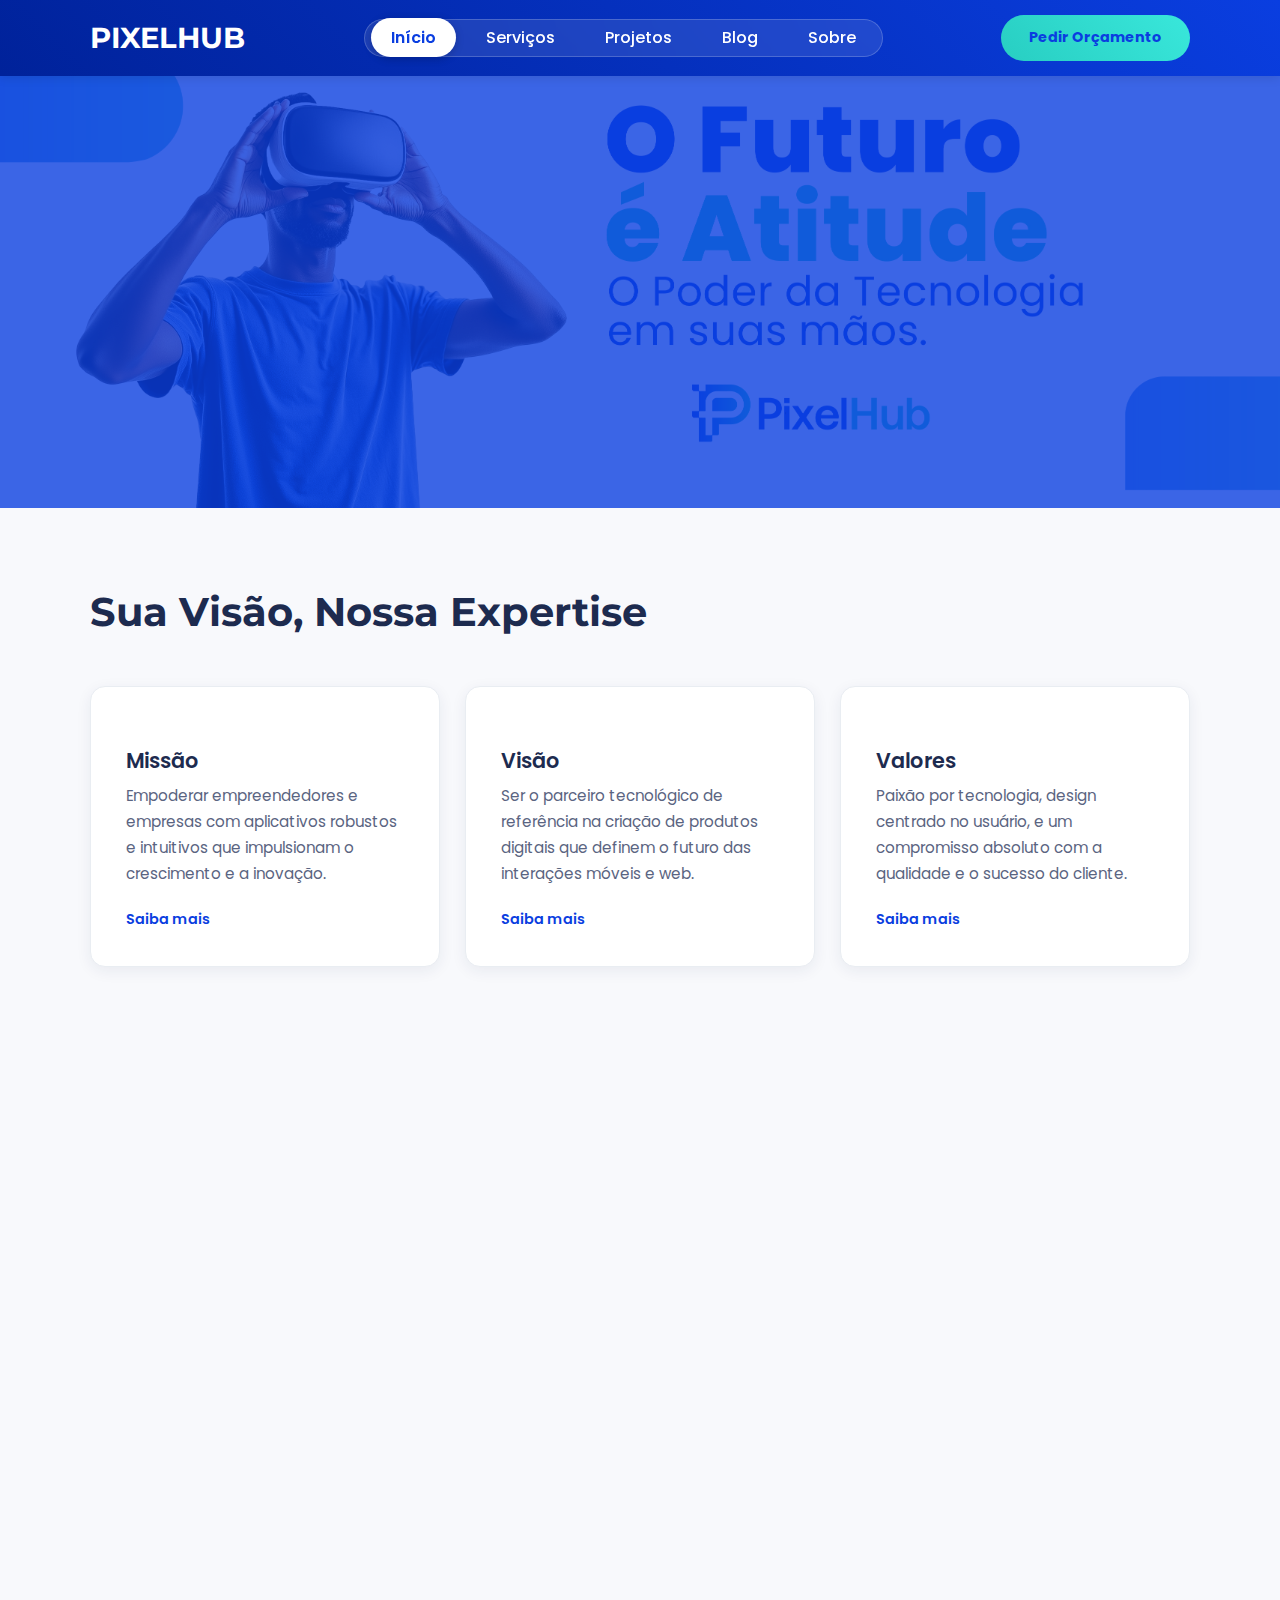
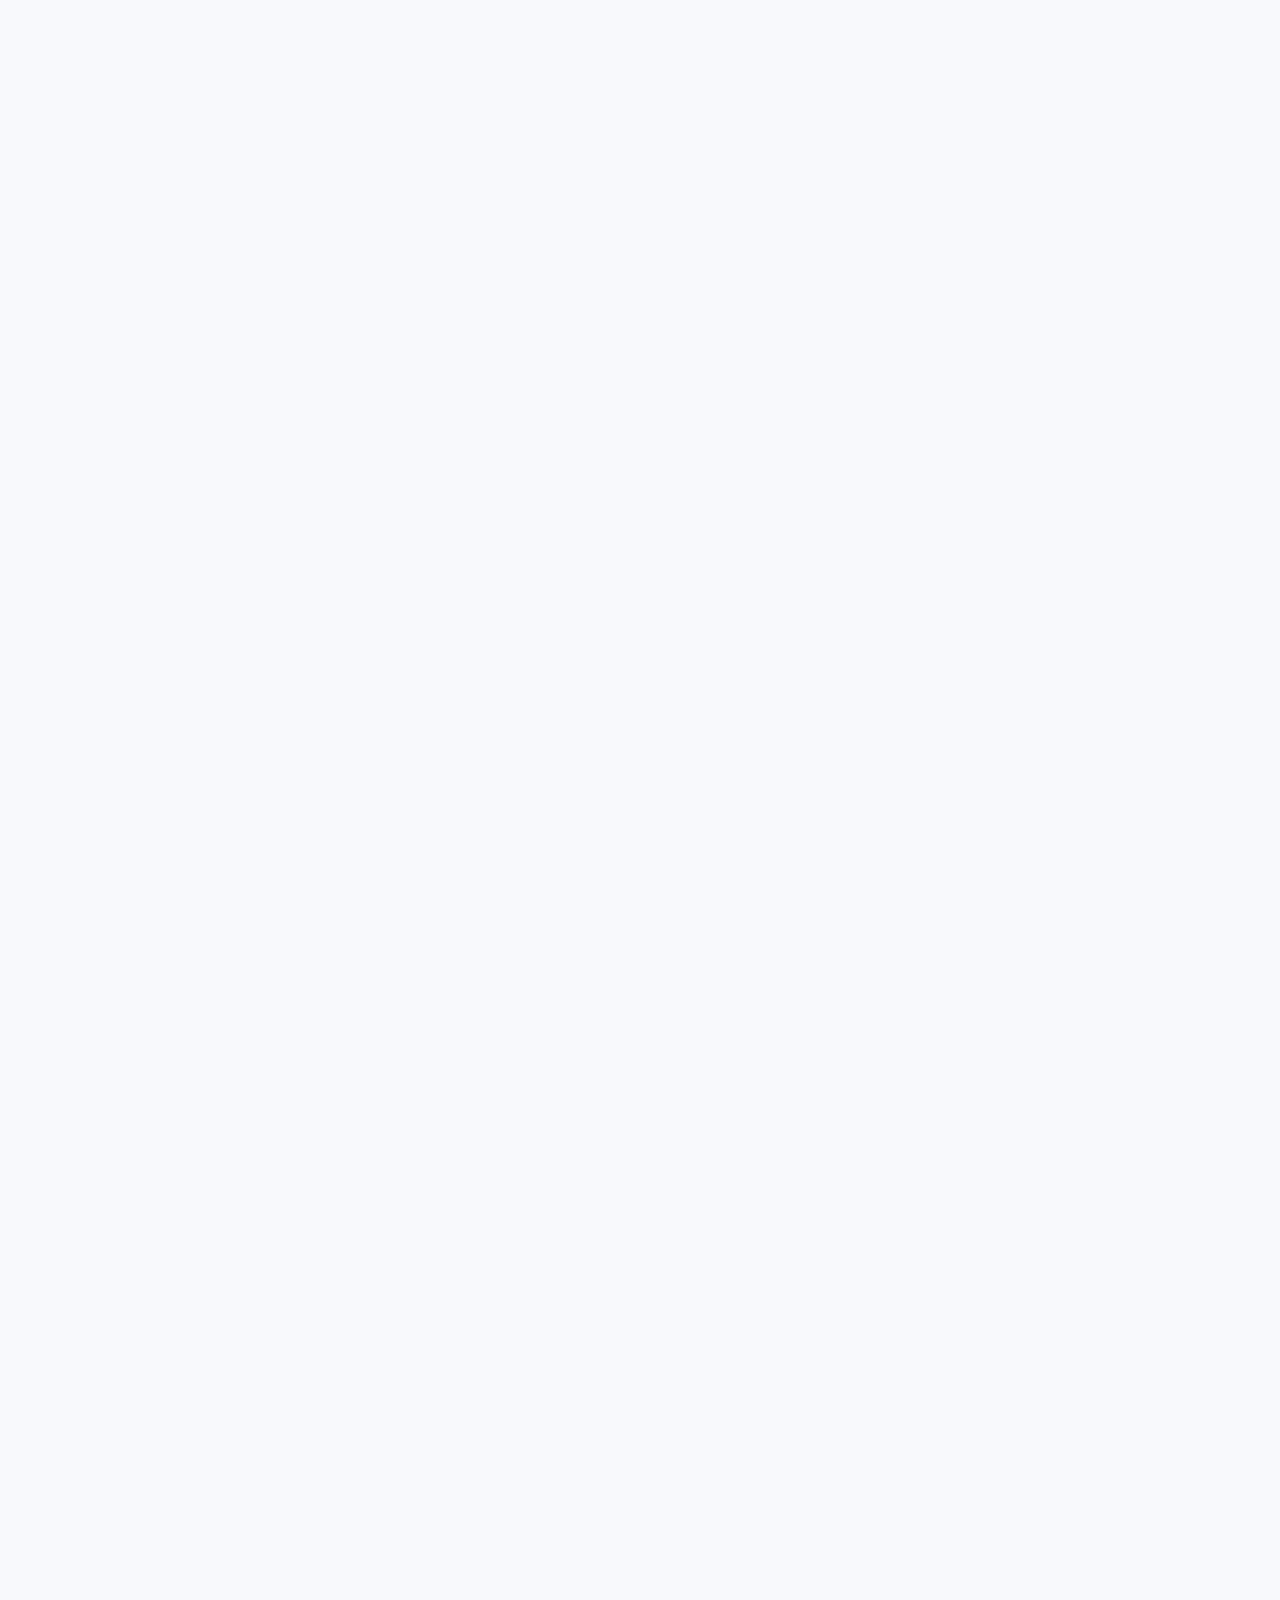
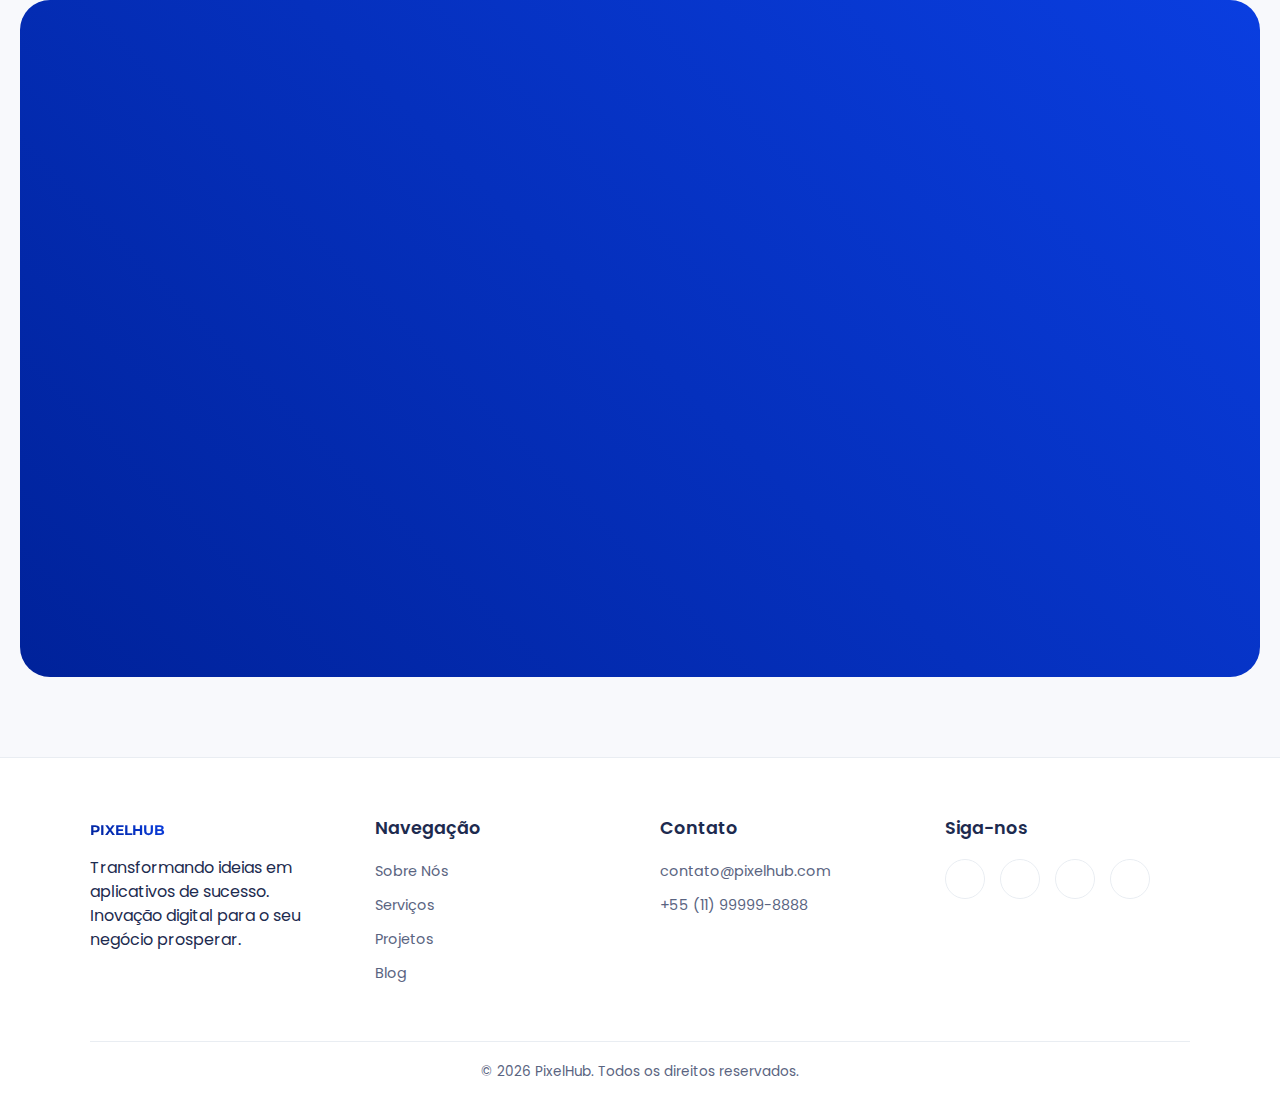
<file: index.html>
<!DOCTYPE html>
<html lang="pt-BR" data-theme="light">
<head>
    <meta charset="UTF-8">
    <meta name="viewport" content="width=device-width, initial-scale=1.0">
    <title>PixelHub - Criamos Aplicativos que Impulsionam Negócios</title>

    <!-- Google Fonts (Poppins e Montserrat) -->
    <link rel="preconnect" href="https://fonts.googleapis.com">
    <link rel="preconnect" href="https://fonts.gstatic.com" crossorigin>
    <link href="https://fonts.googleapis.com/css2?family=Montserrat:wght@700&family=Poppins:wght@400;500;600;700&display=swap" rel="stylesheet">

    <!-- Font Awesome -->
    <link rel="stylesheet" href="https://cdnjs.cloudflare.com/ajax/libs/font-awesome/6.5.2/css/all.min.css" integrity="sha512-SnH5WK+bZxgPHs44uWIX+LLJAJ9/2PkPKZ5QiAj6Ta86w+fsb2TkcmfRyVX3pBnMFcV7oQPJkl9QevSCWr3W6A==" crossorigin="anonymous" referrerpolicy="no-referrer" />
    
    <!-- Bootstrap 5 (CSS para Carrosséis) -->
    <link href="https://cdn.jsdelivr.net/npm/bootstrap@5.3.3/dist/css/bootstrap.min.css" rel="stylesheet" integrity="sha384-QWTKZyjpPEjISv5WaRU9OFeRpok6YctnYmDr5pNlyT2bRjXh0JMhjY6hW+ALEwIH" crossorigin="anonymous">

    <!-- Nosso CSS VIVO e ANIMADO -->
    <link rel="stylesheet" href="css/estilos.css">
    <link rel="stylesheet" href="css/blog.css">
    
    <link rel="icon" href="assets/img/choice-ia.jpg" type="image/jpg">
</head>
<body>
    <!-- Efeito de Transição de Página -->
    <div id="page-transition-effect" class="page-transition"></div>

    <div class="pixelhub-site-wrapper">
        
        <!-- ======================= CABEÇALHO ======================= -->
        <header class="pixelhub-header">
            <div class="pixelhub-container">
                <a href="index.html" class="pixelhub-header__logo">PIXELHUB</a>
                
                <nav class="pixelhub-header__nav" id="main-nav">
                    <ul>
                        <li><a href="index.html">Início</a></li>
                        <li><a href="servicos-detalhe.html">Serviços</a></li>
                        <li><a href="projetos.html">Projetos</a></li>
                        <li><a href="blog.html">Blog</a></li>
                        <li><a href="sobre.html">Sobre</a></li>
                    </ul>
                </nav>

                <div class="pixelhub-header__actions">
                    <a href="#contato" class="pixelhub-btn pixelhub-btn--quote">Pedir Orçamento</a>
                    <button class="pixelhub-header__menu-toggle" id="menu-toggle" aria-label="Abrir menu" aria-expanded="false">
                        <i class="fas fa-bars"></i>
                    </button>
                </div>
            </div>
        </header>

        <main>
           <!-- ======================= SEÇÃO HERO (COM SLIDE DE FUNDO) ======================= -->
            <section class="pixelhub-hero">
                <div class="hero-background-slider">
                    <div class="hero-background-slider__slide active" style="background-image: url('assets/img/hero-bg-1.jpg');"></div>
                    <div class="hero-background-slider__slide" style="background-image: url('assets/img/hero-bg-1.jpg');"></div>
                    <div class="hero-background-slider__slide" style="background-image: url('assets/img/hero-bg-1.jpg');"></div>
                </div>
                <div class="hero-overlay"></div>

                <div class="pixelhub-container pixelhub-hero__container">
                    <h1 class="pixelhub-hero__title animate-on-load">O FUTURO É DIGITAL, NÓS CRIAMOS ELE</h1>
                    <p class="pixelhub-hero__subtitle animate-on-load" style="--delay: 0.2s;">Somos especialistas em criar resultados para o seu negócio.</p>
                    <div class="pixelhub-hero__actions animate-on-load" style="--delay: 0.4s;">
                        <a href="#contato" class="pixelhub-btn pixelhub-btn--primary">Comece Seu Projeto</a>
                        <a href="#servicos" class="pixelhub-btn pixelhub-btn--secondary">Nossos Serviços</a>
                    </div>
                </div>
            </section>

            <!-- ======================= SEÇÃO QUEM SOMOS ======================= -->
            <section class="pixelhub-section" id="sobre">
                <div class="pixelhub-container">
                    <h2 class="pixelhub-section__title animate-on-scroll">Sua Visão, Nossa Expertise</h2>
                    <div class="pixelhub-card-grid animate-on-scroll" data-stagger-container>
                        <div class="pixelhub-card" data-stagger-child>
                            <i class="fas fa-flag pixelhub-card__icon"></i>
                            <h3 class="pixelhub-card__title">Missão</h3>
                            <p class="pixelhub-card__text">Empoderar empreendedores e empresas com aplicativos robustos e intuitivos que impulsionam o crescimento e a inovação.</p>
                            <a href="sobre.html" class="pixelhub-card__more-info-btn">Saiba mais <i class="fas fa-arrow-right"></i></a>
                        </div>
                        <div class="pixelhub-card" data-stagger-child>
                            <i class="fas fa-eye pixelhub-card__icon"></i>
                            <h3 class="pixelhub-card__title">Visão</h3>
                            <p class="pixelhub-card__text">Ser o parceiro tecnológico de referência na criação de produtos digitais que definem o futuro das interações móveis e web.</p>
                            <a href="sobre.html" class="pixelhub-card__more-info-btn">Saiba mais <i class="fas fa-arrow-right"></i></a>
                        </div>
                        <div class="pixelhub-card" data-stagger-child>
                            <i class="fas fa-users-rays pixelhub-card__icon"></i>
                            <h3 class="pixelhub-card__title">Valores</h3>
                            <p class="pixelhub-card__text">Paixão por tecnologia, design centrado no usuário, e um compromisso absoluto com a qualidade e o sucesso do cliente.</p>
                            <a href="sobre.html" class="pixelhub-card__more-info-btn">Saiba mais <i class="fas fa-arrow-right"></i></a>
                        </div>
                    </div>
                </div>
            </section>

            <!-- ======================= SEÇÃO NOSSOS SERVIÇOS ======================= -->
            <section class="pixelhub-section" id="servicos">
                <div class="pixelhub-container">
                    <h2 class="pixelhub-section__title animate-on-scroll">Nosso Processo de Criação de Apps</h2>
                    <div class="pixelhub-card-grid animate-on-scroll" data-stagger-container>
                        <div class="pixelhub-card" data-stagger-child>
                            <i class="fas fa-lightbulb pixelhub-card__icon"></i>
                            <h3 class="pixelhub-card__title">1. Estratégia e Validação</h3>
                            <p class="pixelhub-card__text">Mapeamos sua ideia, definimos o público-alvo e validamos o modelo de negócio para garantir um produto com potencial de mercado.</p>
                             <a href="servicos-detalhe.html" class="pixelhub-card__more-info-btn">Ver detalhes <i class="fas fa-arrow-right"></i></a>
                        </div>
                        <div class="pixelhub-card" data-stagger-child>
                            <i class="fas fa-drafting-compass pixelhub-card__icon"></i>
                            <h3 class="pixelhub-card__title">2. Design UI/UX intuitivos</h3>
                            <p class="pixelhub-card__text">Criamos interfaces intuitivas e visualmente atraentes, focadas em proporcionar a melhor experiência para o usuário final.</p>
                             <a href="servicos-detalhe.html" class="pixelhub-card__more-info-btn">Ver detalhes <i class="fas fa-arrow-right"></i></a>
                        </div>
                        <div class="pixelhub-card" data-stagger-child>
                            <i class="fas fa-code pixelhub-card__icon"></i>
                            <h3 class="pixelhub-card__title">3. Laboratorio e Testes</h3>
                            <p class="pixelhub-card__text">Codificamos seu aplicativo com as tecnologias mais modernas e realizamos testes rigorosos para garantir performance e segurança.</p>
                             <a href="servicos-detalhe.html" class="pixelhub-card__more-info-btn">Ver detalhes <i class="fas fa-arrow-right"></i></a>
                        </div>
                    </div>
                </div>
            </section>
            
            <!-- ======================= SEÇÃO NOSSOS CLIENTES (CARROSSEL) ======================= -->
            <section class="pixelhub-section pixelhub-section--primary-bg animate-on-scroll" id="clientes">
                <div class="pixelhub-container">
                    <h2 class="pixelhub-section__title pixelhub-section__title--light">Projetos que Transformaram Negócios</h2>
                    <div id="clientCarousel" class="carousel slide" data-bs-ride="carousel">
                        <div class="carousel-inner">
                            <div class="carousel-item active">
                                <div class="client-testimonial-slide">
                                    <img src="assets/img/choice-personalizacao.jpg" alt="Case de cliente Fintech">
                                    <div class="client-testimonial-content">
                                        <h4>Startup Fintech Inovadora</h4>
                                        <p>"A PixelHub transformou nossa visão em um aplicativo robusto e intuitivo. O processo foi colaborativo e os resultados superaram nossas expectativas. Nossa base de usuários cresceu 300% em 6 meses."</p>
                                        <a href="projetos.html" class="pixelhub-btn pixelhub-btn--primary">Ver Case Completo</a>
                                    </div>
                                </div>
                            </div>
                            <div class="carousel-item">
                                <div class="client-testimonial-slide">
                                    <img src="assets/img/choice-personalizacao.jpg" alt="Case de cliente Healthtech">
                                    <div class="client-testimonial-content">
                                        <h4>Plataforma de Saúde e Bem-estar</h4>
                                        <p>"O aplicativo desenvolvido pela PixelHub conectou pacientes e médicos de forma revolucionária. A usabilidade e a segurança dos dados foram os pontos altos do projeto. Altamente recomendados!"</p>
                                        <a href="projetos.html" class="pixelhub-btn pixelhub-btn--primary">Ver Case Completo</a>
                                    </div>
                                </div>
                            </div>
                            <div class="carousel-item">
                                <div class="client-testimonial-slide">
                                    <img src="assets/img/choice-personalizacao.jpg" alt="Case de cliente Delivery">
                                    <div class="client-testimonial-content">
                                        <h4>App de Delivery Local</h4>
                                        <p>"Com o novo app, otimizamos toda a nossa operação logística e triplicamos o número de pedidos. A equipe da PixelHub foi essencial para nosso crescimento exponencial no mercado local."</p>
                                        <a href="projetos.html" class="pixelhub-btn pixelhub-btn--primary">Ver Case Completo</a>
                                    </div>
                                </div>
                            </div>
                        </div>
                        <button class="carousel-control-prev" type="button" data-bs-target="#clientCarousel" data-bs-slide="prev">
                            <span class="carousel-control-prev-icon" aria-hidden="true"></span>
                            <span class="visually-hidden">Anterior</span>
                        </button>
                        <button class="carousel-control-next" type="button" data-bs-target="#clientCarousel" data-bs-slide="next">
                            <span class="carousel-control-next-icon" aria-hidden="true"></span>
                            <span class="visually-hidden">Próximo</span>
                        </button>
                    </div>
                </div>
            </section>
            
            <!-- ======================= SEÇÃO POR QUE ESCOLHER (CONTEÚDO ALTERADO) ======================= -->
            <section class="pixelhub-section" id="porque-escolher">
                <div class="pixelhub-container">
                    <h2 class="pixelhub-section__title animate-on-scroll" style="text-align: center;">Por Que Escolher a PIXELHUB</h2>
                    <div class="choice-grid-2x2 animate-on-scroll" data-stagger-container>
                        <div class="choice-card" data-stagger-child>
                            <div class="choice-card__icon-wrapper">
                                <i class="fas fa-cogs choice-card__icon"></i>
                            </div>
                            <h3 class="choice-card__title">Tecnologia de Ponta</h3>
                            <p class="choice-card__text">Usamos as stacks de desenvolvimento mais modernas e escaláveis para garantir que seu aplicativo seja rápido, seguro e pronto para o futuro.</p>
                        </div>
                        <div class="choice-card" data-stagger-child>
                            <div class="choice-card__icon-wrapper">
                                <i class="fas fa-bullseye choice-card__icon"></i>
                            </div>
                            <h3 class="choice-card__title">Foco Total no Seu Sucesso</h3>
                            <p class="choice-card__text">Não somos apenas desenvolvedores, somos seus parceiros. Nosso sucesso está diretamente ligado ao sucesso do seu aplicativo no mercado.</p>
                        </div>
                        <div class="choice-card" data-stagger-child>
                            <div class="choice-card__icon-wrapper">
                                <i class="fas fa-users choice-card__icon"></i>
                            </div>
                            <h3 class="choice-card__title">Equipe Especializada</h3>
                            <p class="choice-card__text">Nossa equipe multidisciplinar de designers, desenvolvedores e estrategistas trabalha em sinergia para entregar um produto de excelência.</p>
                        </div>
                        <div class="choice-card" data-stagger-child>
                            <div class="choice-card__icon-wrapper">
                                <i class="fas fa-project-diagram choice-card__icon"></i>
                            </div>
                            <h3 class="choice-card__title">Processo Transparente</h3>
                            <p class="choice-card__text">Com metodologia ágil, você acompanha cada etapa do desenvolvimento, participa das decisões e vê seu projeto evoluir semana a semana.</p>
                        </div>
                    </div>
                </div>
            </section>

            <!-- ======================= SEÇÃO NOSSOS CLIENTES (CARROSSEL) ======================= -->
            <section class="pixelhub-section pixelhub-section--primary-bg" id="social-connect">
                <div class="pixelhub-container text-center animate-on-scroll">
                    <h2 class="pixelhub-section__title pixelhub-section__title--light">Nossos Projectos em Destaques</h2>
                        <div id="pixelhubCarousel" class="carousel slide" data-bs-ride="carousel">
                            <div class="carousel-indicators">
                                <button type="button" data-bs-target="#pixelhubCarousel" data-bs-slide-to="0" class="active" aria-current="true" aria-label="Slide 1"></button>
                                <button type="button" data-bs-target="#pixelhubCarousel" data-bs-slide-to="1" aria-label="Slide 2"></button>
                                <button type="button" data-bs-target="#pixelhubCarousel" data-bs-slide-to="2" aria-label="Slide 3"></button>
                            </div>
                            <div class="carousel-inner">
                                <div class="carousel-item active"><img src="assets/img/slide (1).jpg" class="d-block w-100" alt="Exemplo de projeto web"></div>
                                <div class="carousel-item"><img src="assets/img/hero-bg-1.jpg" class="d-block w-100" alt="Exemplo de campanha de marketing"></div>
                                <div class="carousel-item"><img src="assets/img/hero-bg-1.jpg" class="d-block w-100" alt="Exemplo de branding"></div>
                            </div>
                            <button class="carousel-control-prev" type="button" data-bs-target="#pixelhubCarousel" data-bs-slide="prev">
                                <span class="carousel-control-prev-icon" aria-hidden="true"></span>
                                <span class="visually-hidden">Anterior</span>
                            </button>
                            <button class="carousel-control-next" type="button" data-bs-target="#pixelhubCarousel" data-bs-slide="next">
                                <span class="carousel-control-next-icon" aria-hidden="true"></span>
                                <span class="visually-hidden">Próximo</span>
                            </button>
                        </div>
                    </div>
                </section>
            </main>
        
        <!-- ======================= RODAPÉ (Reutilizado) ======================= -->
        <footer class="pixelhub-footer">
            <div class="pixelhub-container">
                <div class="pixelhub-footer-grid">
                    <div class="pixelhub-footer-col">
                        <a href="index.html" class="pixelhub-footer__logo">PIXELHUB</a>
                        <p class="pixelhub-footer__tagline">Transformando ideias em aplicativos de sucesso. Inovação digital para o seu negócio prosperar.</p>
                    </div>
                    <div class="pixelhub-footer-col">
                        <h4>Navegação</h4>
                        <ul>
                            <li><a href="sobre.html">Sobre Nós</a></li>
                            <li><a href="servicos-detalhe.html">Serviços</a></li>
                            <li><a href="projetos.html">Projetos</a></li>
                            <li><a href="blog.html">Blog</a></li>
                        </ul>
                    </div>
                    <div class="pixelhub-footer-col">
                        <h4>Contato</h4>
                        <ul>
                            <li><a href="mailto:contato@pixelhub.com"><i class="fas fa-envelope"></i> contato@pixelhub.com</a></li>
                            <li><a href="tel:+5511999998888"><i class="fas fa-phone"></i> +55 (11) 99999-8888</a></li>
                        </ul>
                    </div>
                    <div class="pixelhub-footer-col">
                        <h4>Siga-nos</h4>
                        <div class="pixelhub-footer-socials">
                    <a href="https://wa.me/5511999998888" target="_blank" aria-label="WhatsApp" class="social-icon whatsapp"><i class="fab fa-whatsapp"></i></a>
                    <a href="#" target="_blank" aria-label="LinkedIn" class="social-icon linkedin"><i class="fab fa-linkedin-in"></i></a>
                    <a href="#" target="_blank" aria-label="Instagram" class="social-icon instagram"><i class="fab fa-instagram"></i></a>
                    <a href="#" target="_blank" aria-label="Facebook" class="social-icon facebook"><i class="fab fa-facebook-f"></i></a>
                       </div>
                    </div>
                </div>
                <div class="pixelhub-footer-bottom">
                    <p>© <span id="current-year"></span> PixelHub. Todos os direitos reservados.</p>
                </div>
            </div>
        </footer>
    </div>

    <!-- ======================= BOTÕES FLUTUANTES (Reutilizado) ======================= -->
    <div class="floating-action-buttons" id="fab-container">
        <button id="theme-switcher" class="fab-button" aria-label="Alternar Tema">
            <i class="fas fa-moon"></i>
            <i class="fas fa-sun"></i>
        </button>
        <button id="scroll-to-top" class="fab-button" aria-label="Voltar ao Topo">
            <i class="fas fa-arrow-up"></i>
        </button>
    </div>
    <!-- ======================= SCRIPTS ======================= -->
    <script src="https://cdn.jsdelivr.net/npm/bootstrap@5.3.3/dist/js/bootstrap.bundle.min.js" integrity="sha384-YvpcrYf0tY3lHB60NNkmXc5s9fDVZLESaAA55NDzOxhy9GkcIdslK1eN7N6jIeHz" crossorigin="anonymous"></script>
    <script src="js/script.js"></script>
</body>
</html>
</file>
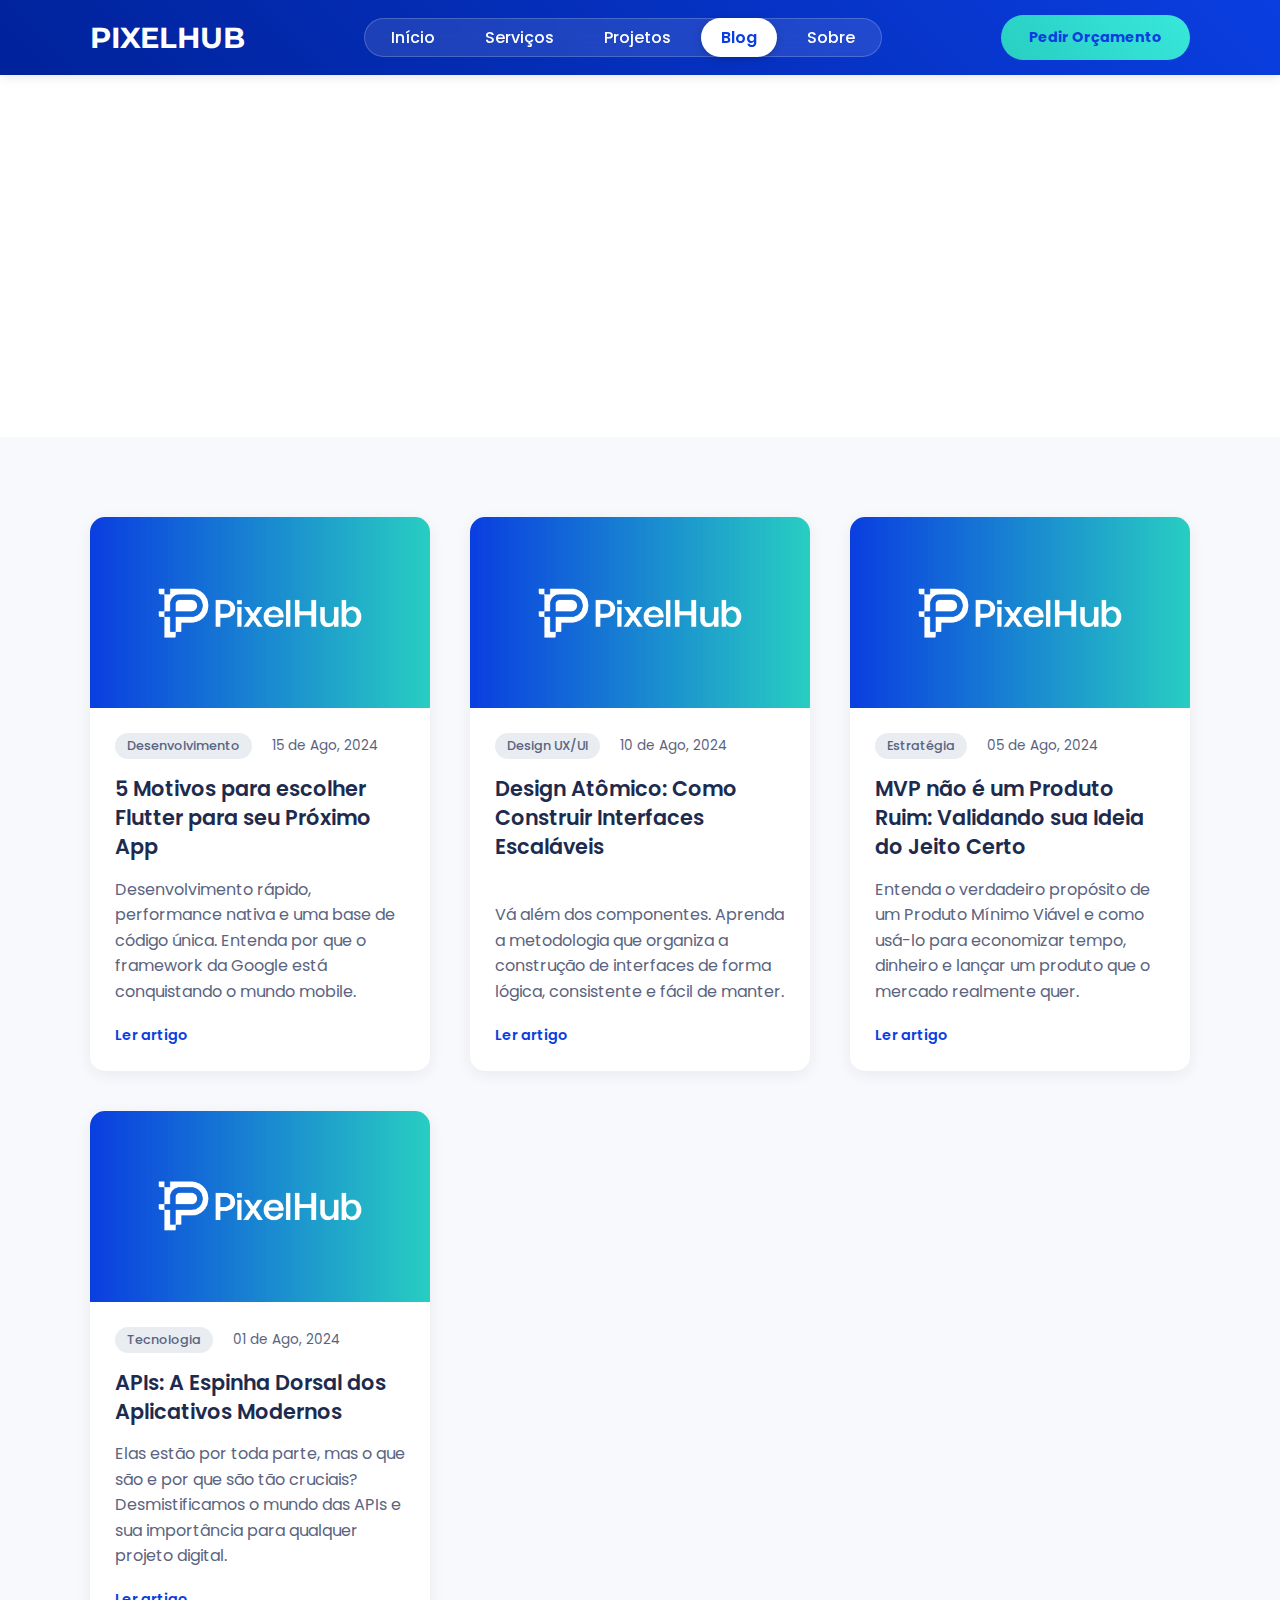
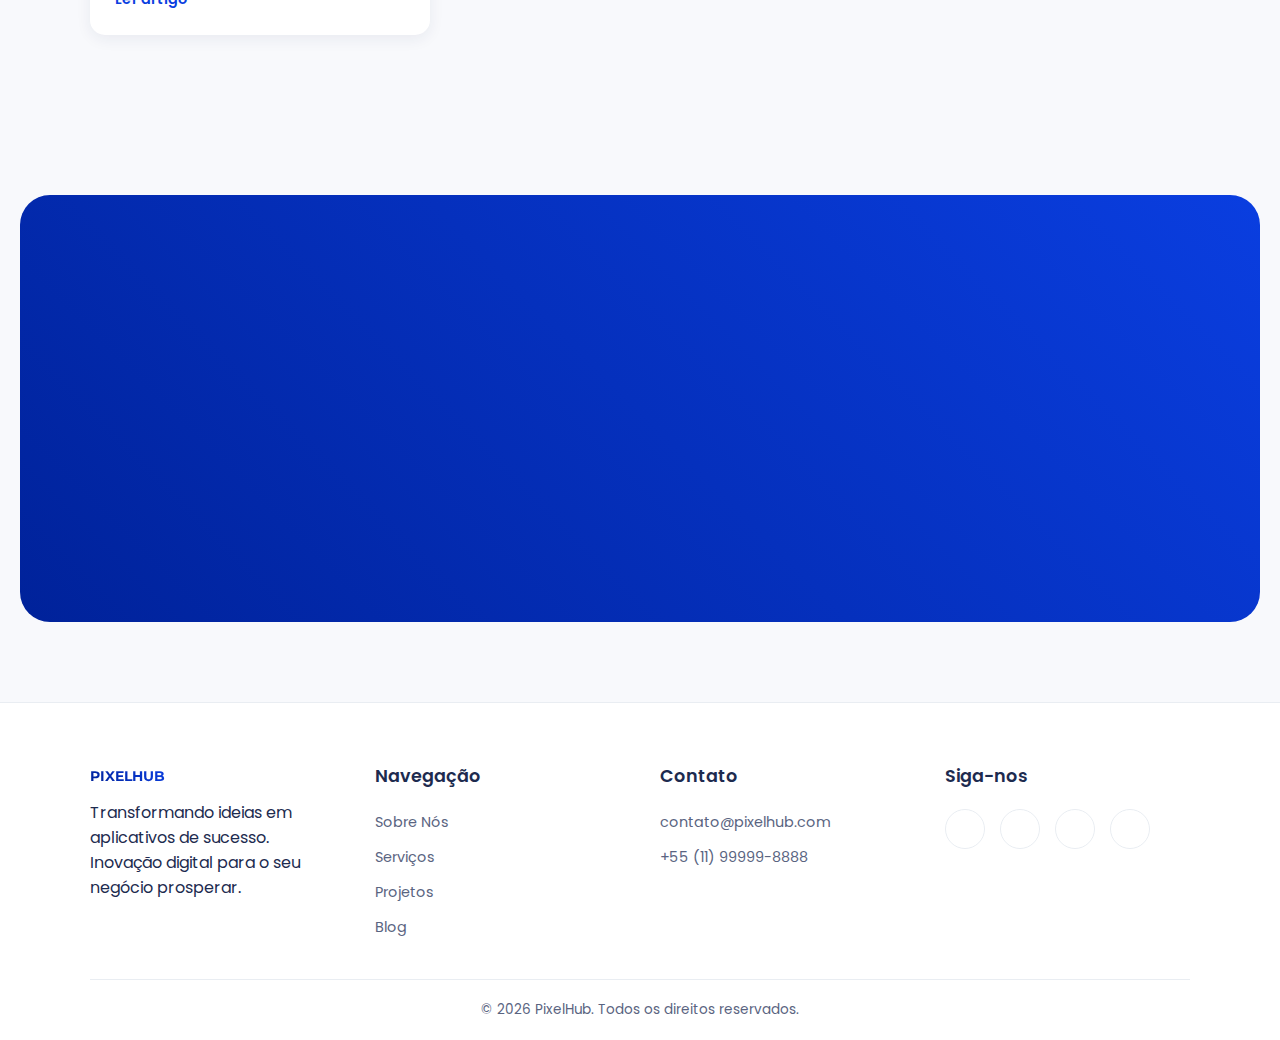
<file: blog.html>
<!DOCTYPE html>
<html lang="pt-BR" data-theme="light">
<head>
    <meta charset="UTF-8">
    <meta name="viewport" content="width=device-width, initial-scale=1.0">
    <title>Blog - Insights sobre Tecnologia e Aplicativos - PixelHub</title>

    <!-- Google Fonts, Font Awesome, Bootstrap CSS -->
    <link rel="preconnect" href="https://fonts.googleapis.com">
    <link rel="preconnect" href="https://fonts.gstatic.com" crossorigin>
    <link href="https://fonts.googleapis.com/css2?family=Montserrat:wght@700&family=Poppins:wght@400;500;600;700&display=swap" rel="stylesheet">
    <link rel="stylesheet" href="https://cdnjs.cloudflare.com/ajax/libs/font-awesome/6.5.2/css/all.min.css" integrity="sha512-SnH5WK+bZxgPHs44uWIX+LLJAJ9/2PkPKZ5QiAj6Ta86w+fsb2TkcmfRyVX3pBnMFcV7oQPJkl9QevSCWr3W6A==" crossorigin="anonymous" referrerpolicy="no-referrer" />

    <!-- CSS Global e da Página -->
    <link rel="stylesheet" href="css/estilos.css">
    <link rel="stylesheet" href="css/blog.css">
    
     <link rel="icon" href="assets/img/choice-ia.jpg" type="image/jpg">
</head>
<body>
    <!-- Efeito de Transição de Página -->
    <div id="page-transition-effect" class="page-transition"></div>

    <div class="pixelhub-site-wrapper">
        
        <!-- ======================= CABEÇALHO (Reutilizado) ======================= -->
        <header class="pixelhub-header">
            <div class="pixelhub-container">
                <a href="index.html" class="pixelhub-header__logo">PIXELHUB</a>
                <nav class="pixelhub-header__nav" id="main-nav">
                    <ul>
                        <li><a href="index.html">Início</a></li>
                        <li><a href="servicos-detalhe.html">Serviços</a></li>
                        <li><a href="projetos.html">Projetos</a></li>
                        <li><a href="blog.html">Blog</a></li>
                        <li><a href="sobre.html">Sobre</a></li>
                    </ul>
                </nav>
                <div class="pixelhub-header__actions">
                    <a href="index.html#contato" class="pixelhub-btn pixelhub-btn--quote">Pedir Orçamento</a>
                    <button class="pixelhub-header__menu-toggle" id="menu-toggle" aria-label="Abrir menu" aria-expanded="false">
                        <i class="fas fa-bars"></i>
                    </button>
                </div>
            </div>
        </header>

        <main>
            <!-- ======================= HERO DA PÁGINA DE BLOG ======================= -->
            <section class="page-hero blog-hero">
                <div class="pixelhub-container">
                    <h1 class="animate-on-load">PixelHub Blog</h1>
                    <p class="animate-on-load" style="--delay: 0.2s;">Nossos insights sobre desenvolvimento, design e estratégia para transformar sua ideia em um produto digital de sucesso.</p>
                </div>
            </section>

            <!-- ======================= SEÇÃO DE POSTS DO BLOG ======================= -->
            <section class="pixelhub-section" id="blog-posts">
                <div class="pixelhub-container">
                    <div class="blog-grid animate-on-scroll" data-stagger-container>
                        
                        <!-- CARD DE POST 1 -->
                        <article class="blog-post-card" data-stagger-child>
                            <a href="post-detalhe.html" class="blog-post-card__image-link">
                                <img src="assets/img/choice-equipe.jpg" alt="Gráficos e análise de dados em um laptop" class="blog-post-card__image">
                            </a>
                            <div class="blog-post-card__content">
                                <div class="blog-post-card__meta">
                                    <span class="blog-post-card__category">Desenvolvimento</span>
                                    <span><i class="fas fa-calendar-alt"></i> 15 de Ago, 2024</span>
                                </div>
                                <h3 class="blog-post-card__title"><a href="post-detalhe.html">5 Motivos para escolher Flutter para seu Próximo App</a></h3>
                                <p class="blog-post-card__excerpt">Desenvolvimento rápido, performance nativa e uma base de código única. Entenda por que o framework da Google está conquistando o mundo mobile.</p>
                                <a href="post-detalhe.html" class="pixelhub-card__more-info-btn">Ler artigo <i class="fas fa-arrow-right"></i></a>
                            </div>
                        </article>

                        <!-- CARD DE POST 2 -->
                        <article class="blog-post-card" data-stagger-child>
                            <a href="post-detalhe.html" class="blog-post-card__image-link">
                                <img src="assets/img/choice-equipe.jpg" alt="Equipe colaborando em um projeto de design" class="blog-post-card__image">
                            </a>
                            <div class="blog-post-card__content">
                                <div class="blog-post-card__meta">
                                    <span class="blog-post-card__category">Design UX/UI</span>
                                    <span><i class="fas fa-calendar-alt"></i> 10 de Ago, 2024</span>
                                </div>
                                <h3 class="blog-post-card__title"><a href="post-detalhe.html">Design Atômico: Como Construir Interfaces Escaláveis</a></h3>
                                <p class="blog-post-card__excerpt">Vá além dos componentes. Aprenda a metodologia que organiza a construção de interfaces de forma lógica, consistente e fácil de manter.</p>
                                <a href="post-detalhe.html" class="pixelhub-card__more-info-btn">Ler artigo <i class="fas fa-arrow-right"></i></a>
                            </div>
                        </article>

                        <!-- CARD DE POST 3 -->
                        <article class="blog-post-card" data-stagger-child>
                            <a href="post-detalhe.html" class="blog-post-card__image-link">
                                 <img src="assets/img/choice-equipe.jpg" alt="Ícones de segurança e cadeados" class="blog-post-card__image">
                            </a>
                            <div class="blog-post-card__content">
                                <div class="blog-post-card__meta">
                                    <span class="blog-post-card__category">Estratégia</span>
                                    <span><i class="fas fa-calendar-alt"></i> 05 de Ago, 2024</span>
                                </div>
                                <h3 class="blog-post-card__title"><a href="post-detalhe.html">MVP não é um Produto Ruim: Validando sua Ideia do Jeito Certo</a></h3>
                                <p class="blog-post-card__excerpt">Entenda o verdadeiro propósito de um Produto Mínimo Viável e como usá-lo para economizar tempo, dinheiro e lançar um produto que o mercado realmente quer.</p>
                                <a href="post-detalhe.html" class="pixelhub-card__more-info-btn">Ler artigo <i class="fas fa-arrow-right"></i></a>
                            </div>
                        </article>

                        <!-- CARD DE POST 4 -->
                        <article class="blog-post-card" data-stagger-child>
                           <a href="post-detalhe.html" class="blog-post-card__image-link">
                               <img src="assets/img/choice-equipe.jpg" alt="Pessoas em uma reunião de negócios" class="blog-post-card__image">
                           </a>
                            <div class="blog-post-card__content">
                                <div class="blog-post-card__meta">
                                    <span class="blog-post-card__category">Tecnologia</span>
                                    <span><i class="fas fa-calendar-alt"></i> 01 de Ago, 2024</span>
                                </div>
                                <h3 class="blog-post-card__title"><a href="post-detalhe.html">APIs: A Espinha Dorsal dos Aplicativos Modernos</a></h3>
                                <p class="blog-post-card__excerpt">Elas estão por toda parte, mas o que são e por que são tão cruciais? Desmistificamos o mundo das APIs e sua importância para qualquer projeto digital.</p>
                                <a href="post-detalhe.html" class="pixelhub-card__more-info-btn">Ler artigo <i class="fas fa-arrow-right"></i></a>
                            </div>
                        </article>
                    </div>
                </div>
            </section>

            <!-- ======================= SEÇÃO DE REDES SOCIAIS ======================= -->
            <section class="pixelhub-section pixelhub-section--primary-bg" id="social-connect">
                <div class="pixelhub-container text-center animate-on-scroll">
                    <h2 class="pixelhub-section__title pixelhub-section__title--light">Conecte-se Conosco</h2>
                    <p class="social-connect__text">Siga-nos nas redes sociais para mais dicas, notícias e os bastidores dos nossos projetos. Estamos sempre prontos para conversar!</p>
                    <div class="social-connect__icons">
                    <a href="https://wa.me/5511999998888" target="_blank" aria-label="WhatsApp" class="social-icon whatsapp"><i class="fab fa-whatsapp"></i></a>
                    <a href="#" target="_blank" aria-label="LinkedIn" class="social-icon linkedin"><i class="fab fa-linkedin-in"></i></a>
                    <a href="#" target="_blank" aria-label="Instagram" class="social-icon instagram"><i class="fab fa-instagram"></i></a>
                    <a href="#" target="_blank" aria-label="Facebook" class="social-icon facebook"><i class="fab fa-facebook-f"></i></a>
                    </div>
                </div>
            </section>
        </main>
        
        <!-- ======================= RODAPÉ (Reutilizado) ======================= -->
        <footer class="pixelhub-footer">
            <div class="pixelhub-container">
                <div class="pixelhub-footer-grid">
                    <div class="pixelhub-footer-col">
                        <a href="index.html" class="pixelhub-footer__logo">PIXELHUB</a>
                        <p class="pixelhub-footer__tagline">Transformando ideias em aplicativos de sucesso. Inovação digital para o seu negócio prosperar.</p>
                    </div>
                    <div class="pixelhub-footer-col">
                        <h4>Navegação</h4>
                        <ul>
                            <li><a href="sobre.html">Sobre Nós</a></li>
                            <li><a href="servicos-detalhe.html">Serviços</a></li>
                            <li><a href="projetos.html">Projetos</a></li>
                            <li><a href="blog.html">Blog</a></li>
                        </ul>
                    </div>
                    <div class="pixelhub-footer-col">
                        <h4>Contato</h4>
                        <ul>
                            <li><a href="mailto:contato@pixelhub.com"><i class="fas fa-envelope"></i> contato@pixelhub.com</a></li>
                            <li><a href="tel:+5511999998888"><i class="fas fa-phone"></i> +55 (11) 99999-8888</a></li>
                        </ul>
                    </div>
                    <div class="pixelhub-footer-col">
                        <h4>Siga-nos</h4>
                        <div class="pixelhub-footer-socials">
                    <a href="https://wa.me/5511999998888" target="_blank" aria-label="WhatsApp" class="social-icon whatsapp"><i class="fab fa-whatsapp"></i></a>
                    <a href="#" target="_blank" aria-label="LinkedIn" class="social-icon linkedin"><i class="fab fa-linkedin-in"></i></a>
                    <a href="#" target="_blank" aria-label="Instagram" class="social-icon instagram"><i class="fab fa-instagram"></i></a>
                    <a href="#" target="_blank" aria-label="Facebook" class="social-icon facebook"><i class="fab fa-facebook-f"></i></a>
                       </div>
                    </div>
                </div>
                <div class="pixelhub-footer-bottom">
                    <p>© <span id="current-year"></span> PixelHub. Todos os direitos reservados.</p>
                </div>
            </div>
        </footer>
    </div>

    <!-- ======================= BOTÕES FLUTUANTES (Reutilizado) ======================= -->
    <div class="floating-action-buttons" id="fab-container">
        <button id="theme-switcher" class="fab-button" aria-label="Alternar Tema">
            <i class="fas fa-moon"></i>
            <i class="fas fa-sun"></i>
        </button>
        <button id="scroll-to-top" class="fab-button" aria-label="Voltar ao Topo">
            <i class="fas fa-arrow-up"></i>
        </button>
    </div>

    <!-- ======================= SCRIPTS ======================= -->
    <script src="js/script.js"></script>
    <!-- Não é necessário um blog.js específico com esta abordagem -->
</body>
</html>
</file>
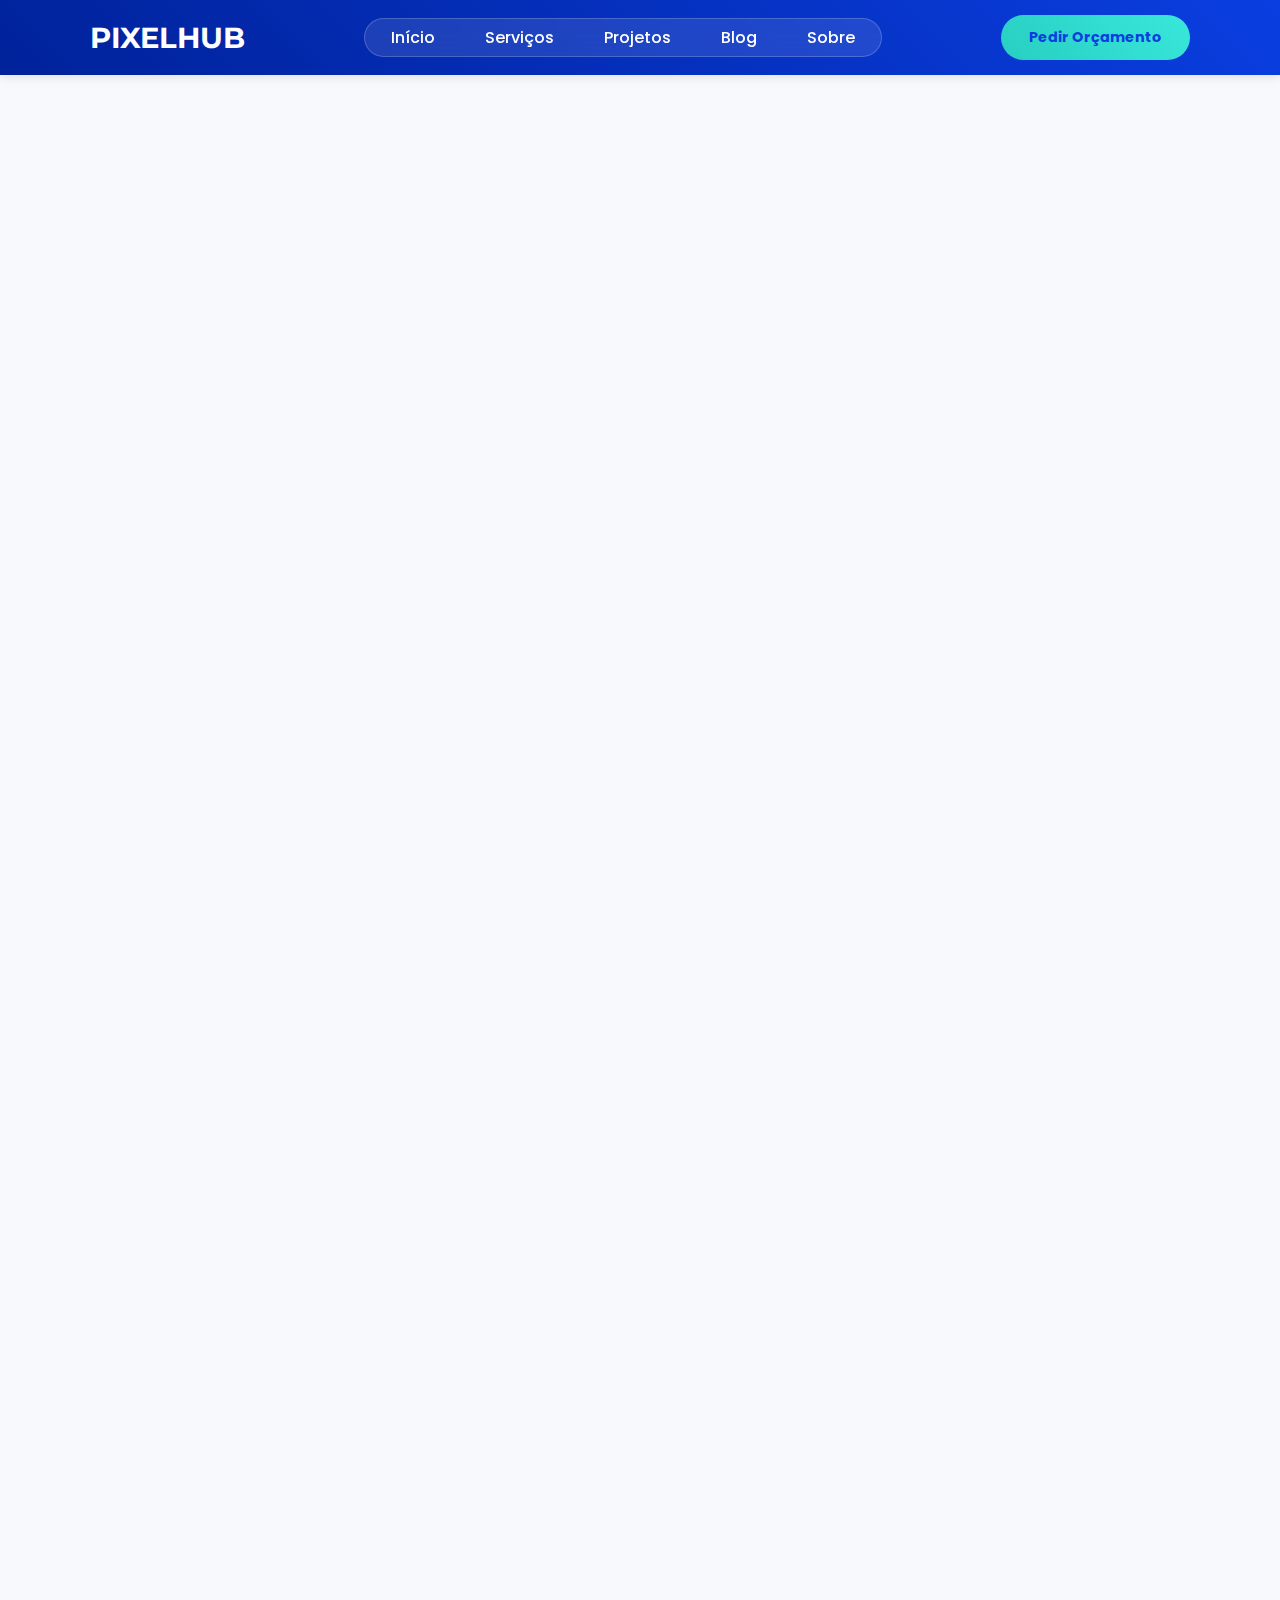
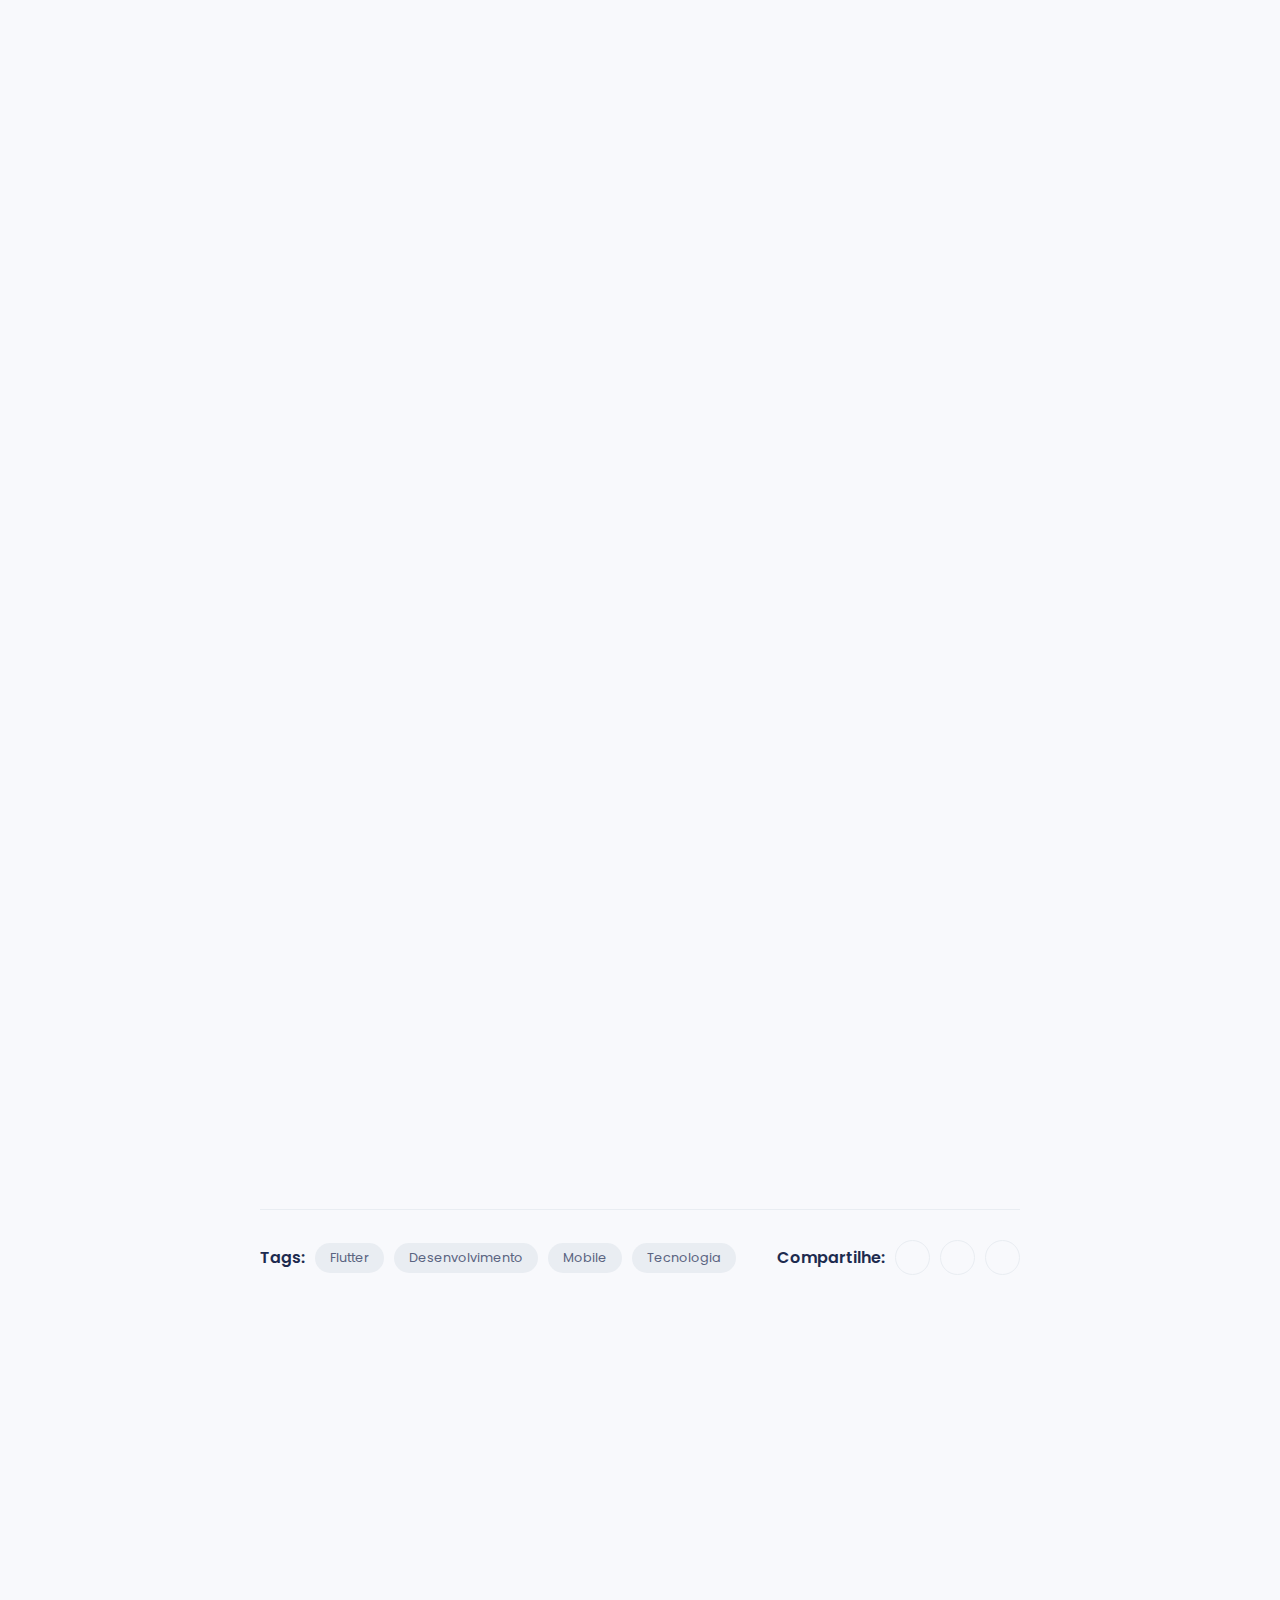
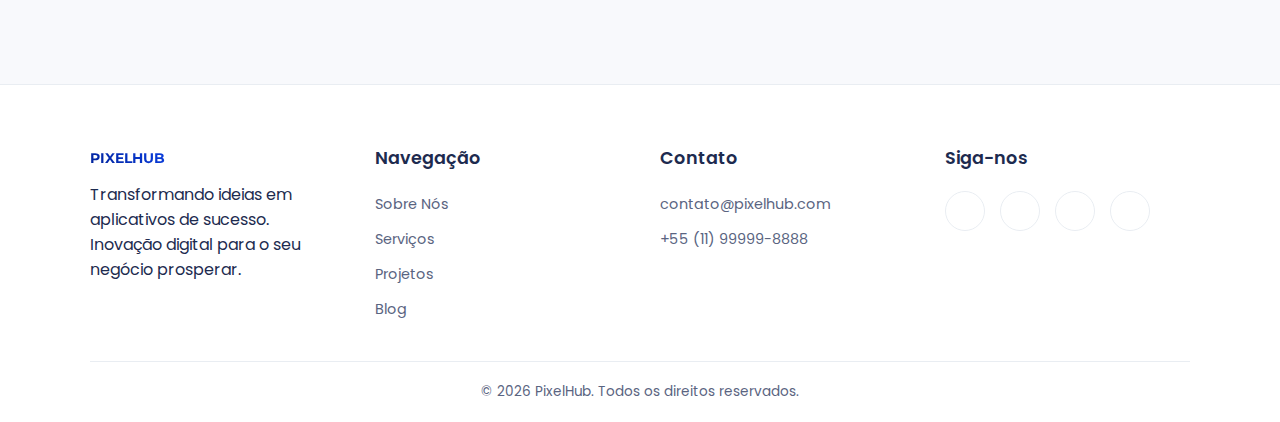
<file: post-detalhe.html>
<!DOCTYPE html>
<html lang="pt-BR" data-theme="light">
<head>
    <meta charset="UTF-8">
    <meta name="viewport" content="width=device-width, initial-scale=1.0">
    <title>5 Motivos para escolher Flutter para seu Próximo App - Blog PixelHub</title>

    <!-- Google Fonts, Font Awesome -->
    <link rel="preconnect" href="https://fonts.googleapis.com">
    <link rel="preconnect" href="https://fonts.gstatic.com" crossorigin>
    <link href="https://fonts.googleapis.com/css2?family=Montserrat:wght@700&family=Poppins:wght@400;500;600;700&family=Source+Serif+4:opsz,wght@8..60,400;600&display=swap" rel="stylesheet">
    <link rel="stylesheet" href="https://cdnjs.cloudflare.com/ajax/libs/font-awesome/6.5.2/css/all.min.css" integrity="sha512-SnH5WK+bZxgPHs44uWIX+LLJAJ9/2PkPKZ5QiAj6Ta86w+fsb2TkcmfRyVX3pBnMFcV7oQPJkl9QevSCWr3W6A==" crossorigin="anonymous" referrerpolicy="no-referrer" />
    
    <!-- CSS Global e da Página -->
    <link rel="stylesheet" href="css/estilos.css">
    <link rel="stylesheet" href="css/blog.css">
    <link rel="stylesheet" href="css/post-detalhe.css">

     <link rel="icon" href="assets/img/choice-ia.jpg" type="image/jpg">
</head>
<body>
    <!-- Efeito de Transição de Página -->
    <div id="page-transition-effect" class="page-transition"></div>

    <div class="pixelhub-site-wrapper">
        
        <!-- ======================= CABEÇALHO (Reutilizado) ======================= -->
        <header class="pixelhub-header">
            <div class="pixelhub-container">
                <a href="index.html" class="pixelhub-header__logo">PIXELHUB</a>
                <nav class="pixelhub-header__nav" id="main-nav">
                    <ul>
                        <li><a href="index.html">Início</a></li>
                        <li><a href="servicos-detalhe.html">Serviços</a></li>
                        <li><a href="projetos.html">Projetos</a></li>
                        <li><a href="blog.html">Blog</a></li>
                        <li><a href="sobre.html">Sobre</a></li>
                    </ul>
                </nav>
                <div class="pixelhub-header__actions">
                    <a href="index.html#contato" class="pixelhub-btn pixelhub-btn--quote">Pedir Orçamento</a>
                    <button class="pixelhub-header__menu-toggle" id="menu-toggle" aria-label="Abrir menu" aria-expanded="false"><i class="fas fa-bars"></i></button>
                </div>
            </div>
        </header>

        <main class="post-detail-page">
           <article class="post-content-wrapper">
               
               <!-- ======================= CABEÇALHO DO POST ======================= -->
               <header class="post-header animate-on-load">
                   <div class="post-breadcrumb">
                       <a href="blog.html">Blog</a> <i class="fas fa-chevron-right"></i> <a href="#">Desenvolvimento</a>
                   </div>
                   <h1 class="post-title">5 Motivos para escolher Flutter para seu Próximo App</h1>
                   <div class="post-meta">
                       <div class="post-author">
                           <img src="assets/img/avatar.jpg" alt="Foto do autor Roly Ezequiel" class="post-author__avatar">
                           <span class="post-author__name">Por Roly Ezequiel</span>
                       </div>
                       <span class="post-date"><i class="fas fa-calendar-alt"></i> 15 de Ago, 2024</span>
                       <span class="post-reading-time"><i class="fas fa-clock"></i> 6 min de leitura</span>
                   </div>
               </header>
               
               <figure class="post-hero-image animate-on-load" style="--delay: 0.2s;">
                   <img src="assets/img/hero-bg-1.jpg" alt="Logotipo do Flutter em um ambiente de desenvolvimento">
                   <figcaption>O Flutter permite criar interfaces ricas e compiladas nativamente a partir de uma única base de código.</figcaption>
               </figure>

               <!-- ======================= CORPO DO POST ======================= -->
               <div class="post-body animate-on-load" style="--delay: 0.4s;">
                   <p>No universo do desenvolvimento de aplicativos, a escolha da tecnologia certa é uma das decisões mais críticas para o sucesso de um projeto. Entre as opções mais modernas e promissoras, o <strong>Flutter</strong>, framework de UI da Google, tem se destacado. Na PixelHub, adotamos o Flutter em diversos projetos e os resultados têm sido impressionantes. Aqui estão 5 motivos pelos quais você deveria considerá-lo para seu próximo app.</p>
                   
                   <h2>1. Uma Única Base de Código para Múltiplas Plataformas</h2>
                   <p>Esta é, sem dúvida, a vantagem mais celebrada. Com o Flutter, você escreve o código uma vez e o compila para iOS, Android, Web, Windows, macOS e Linux. Isso não apenas acelera drasticamente o tempo de desenvolvimento, mas também reduz custos e simplifica a manutenção, já que sua equipe só precisa gerenciar um único código-fonte.</p>

                   <h2>2. Performance Nativa de Verdade</h2>
                   <p>Diferente de outras soluções híbridas que usam webviews, o Flutter compila o código diretamente para o código de máquina da plataforma (ARM ou x86). Ele não usa os componentes de UI nativos; em vez disso, ele tem seu próprio motor de renderização de alta performance, o Skia. O resultado é uma interface fluida, com animações suaves que rodam a 60 (ou até 120) frames por segundo, indistinguível de um app nativo.</p>

                   <blockquote>
                       "Flutter não simula o nativo, ele redefine o que é possível em performance multiplataforma. É a liberdade do desenvolvimento rápido com o poder do desempenho bruto."
                   </blockquote>

                   <h2>3. "Hot Reload" e Produtividade Acelerada</h2>
                   <p>Uma das funcionalidades mais amadas pelos desenvolvedores é o <strong>Stateful Hot Reload</strong>. Ele permite que você veja as alterações no código refletidas no aplicativo em menos de um segundo, sem perder o estado atual do app. Isso torna o processo de experimentação, construção de UIs, adição de features e correção de bugs incrivelmente rápido e interativo.</p>

                   <h2>4. UI Rica, Customizável e Consistente</h2>
                   <p>Como o Flutter controla cada pixel na tela, você tem total liberdade criativa. É possível criar designs complexos e personalizados que se mantêm consistentes em todas as plataformas. O framework vem com uma vasta biblioteca de widgets (Material Design e Cupertino) que são fáceis de customizar, permitindo que seu app tenha uma identidade de marca única e forte.</p>
                   
                   <h2>5. Uma Comunidade Forte e o Apoio da Google</h2>
                   <p>O Flutter é um projeto de código aberto com uma das comunidades de desenvolvedores que mais crescem no mundo. Isso se traduz em uma quantidade enorme de pacotes, tutoriais e suporte. Além disso, o forte investimento e uso do Flutter pela própria Google em produtos como o Google Pay e o Stadia garante a longevidade e a evolução contínua do framework.</p>

                   <p>Em resumo, o Flutter representa um equilíbrio poderoso entre velocidade de desenvolvimento, performance nativa e liberdade criativa. Para startups que precisam validar ideias rapidamente ou para empresas que buscam otimizar seus recursos, ele se apresenta como uma escolha estratégica e à prova de futuro.</p>
               </div>
               
               <!-- ======================= RODAPÉ DO POST (TAGS E SHARE) ======================= -->
               <footer class="post-footer">
                   <div class="post-tags">
                       <strong>Tags:</strong>
                       <a href="#">Flutter</a>
                       <a href="#">Desenvolvimento</a>
                       <a href="#">Mobile</a>
                       <a href="#">Tecnologia</a>
                   </div>
                   <div class="post-share">
                       <strong>Compartilhe:</strong>
                       <a href="#" class="share-icon" aria-label="Compartilhar no Facebook"><i class="fab fa-facebook-f"></i></a>
                       <a href="#" class="share-icon" aria-label="Compartilhar no Twitter"><i class="fab fa-twitter"></i></a>
                       <a href="#" class="share-icon" aria-label="Compartilhar no LinkedIn"><i class="fab fa-linkedin-in"></i></a>
                   </div>
               </footer>

           </article>

            <!-- ======================= CAIXA DO AUTOR ======================= -->
            <section class="author-box-section animate-on-scroll">
                <div class="author-box">
                    <img src="assets/img/avatar.jpg" alt="Foto do autor Roly Ezequiel" class="author-box__avatar">
                    <div class="author-box__info">
                        <span class="author-box__label">Escrito por</span>
                        <h3 class="author-box__name">Roly Ezequiel</h3>
                        <p class="author-box__bio">Líder de Engenharia na PixelHub, Roly é um entusiasta de tecnologias multiplataforma e arquiteturas de software limpas. Ele lidera a equipe técnica na construção de soluções robustas e escaláveis.</p>
                        <div class="author-box__socials">
                            <a href="#" aria-label="LinkedIn de Roly Ezequiel"><i class="fab fa-linkedin-in"></i></a>
                            <a href="#" aria-label="GitHub de Roly Ezequiel"><i class="fab fa-github"></i></a>
                        </div>
                    </div>
                </div>
            </section>
            
        </main>
        
        <!-- ======================= RODAPÉ (Reutilizado) ======================= -->
        <footer class="pixelhub-footer">
            <div class="pixelhub-container">
                <div class="pixelhub-footer-grid">
                    <div class="pixelhub-footer-col">
                        <a href="index.html" class="pixelhub-footer__logo">PIXELHUB</a>
                        <p class="pixelhub-footer__tagline">Transformando ideias em aplicativos de sucesso. Inovação digital para o seu negócio prosperar.</p>
                    </div>
                    <div class="pixelhub-footer-col">
                        <h4>Navegação</h4>
                        <ul>
                            <li><a href="sobre.html">Sobre Nós</a></li>
                            <li><a href="servicos-detalhe.html">Serviços</a></li>
                            <li><a href="projetos.html">Projetos</a></li>
                            <li><a href="blog.html">Blog</a></li>
                        </ul>
                    </div>
                    <div class="pixelhub-footer-col">
                        <h4>Contato</h4>
                        <ul>
                            <li><a href="mailto:contato@pixelhub.com"><i class="fas fa-envelope"></i> contato@pixelhub.com</a></li>
                            <li><a href="tel:+5511999998888"><i class="fas fa-phone"></i> +55 (11) 99999-8888</a></li>
                        </ul>
                    </div>
                    <div class="pixelhub-footer-col">
                        <h4>Siga-nos</h4>
                        <div class="pixelhub-footer-socials">
                    <a href="https://wa.me/5511999998888" target="_blank" aria-label="WhatsApp" class="social-icon whatsapp"><i class="fab fa-whatsapp"></i></a>
                    <a href="#" target="_blank" aria-label="LinkedIn" class="social-icon linkedin"><i class="fab fa-linkedin-in"></i></a>
                    <a href="#" target="_blank" aria-label="Instagram" class="social-icon instagram"><i class="fab fa-instagram"></i></a>
                    <a href="#" target="_blank" aria-label="Facebook" class="social-icon facebook"><i class="fab fa-facebook-f"></i></a>
                       </div>
                    </div>
                </div>
                <div class="pixelhub-footer-bottom">
                    <p>© <span id="current-year"></span> PixelHub. Todos os direitos reservados.</p>
                </div>
            </div>
        </footer>
    </div>

    <!-- ======================= BOTÕES FLUTUANTES (Reutilizado) ======================= -->
    <div class="floating-action-buttons" id="fab-container">
        <button id="theme-switcher" class="fab-button" aria-label="Alternar Tema">
            <i class="fas fa-moon"></i>
            <i class="fas fa-sun"></i>
        </button>
        <button id="scroll-to-top" class="fab-button" aria-label="Voltar ao Topo">
            <i class="fas fa-arrow-up"></i>
        </button>
    </div>
    <!-- ======================= SCRIPTS ======================= -->
    <script src="js/script.js"></script>
</body>
</html>
</file>
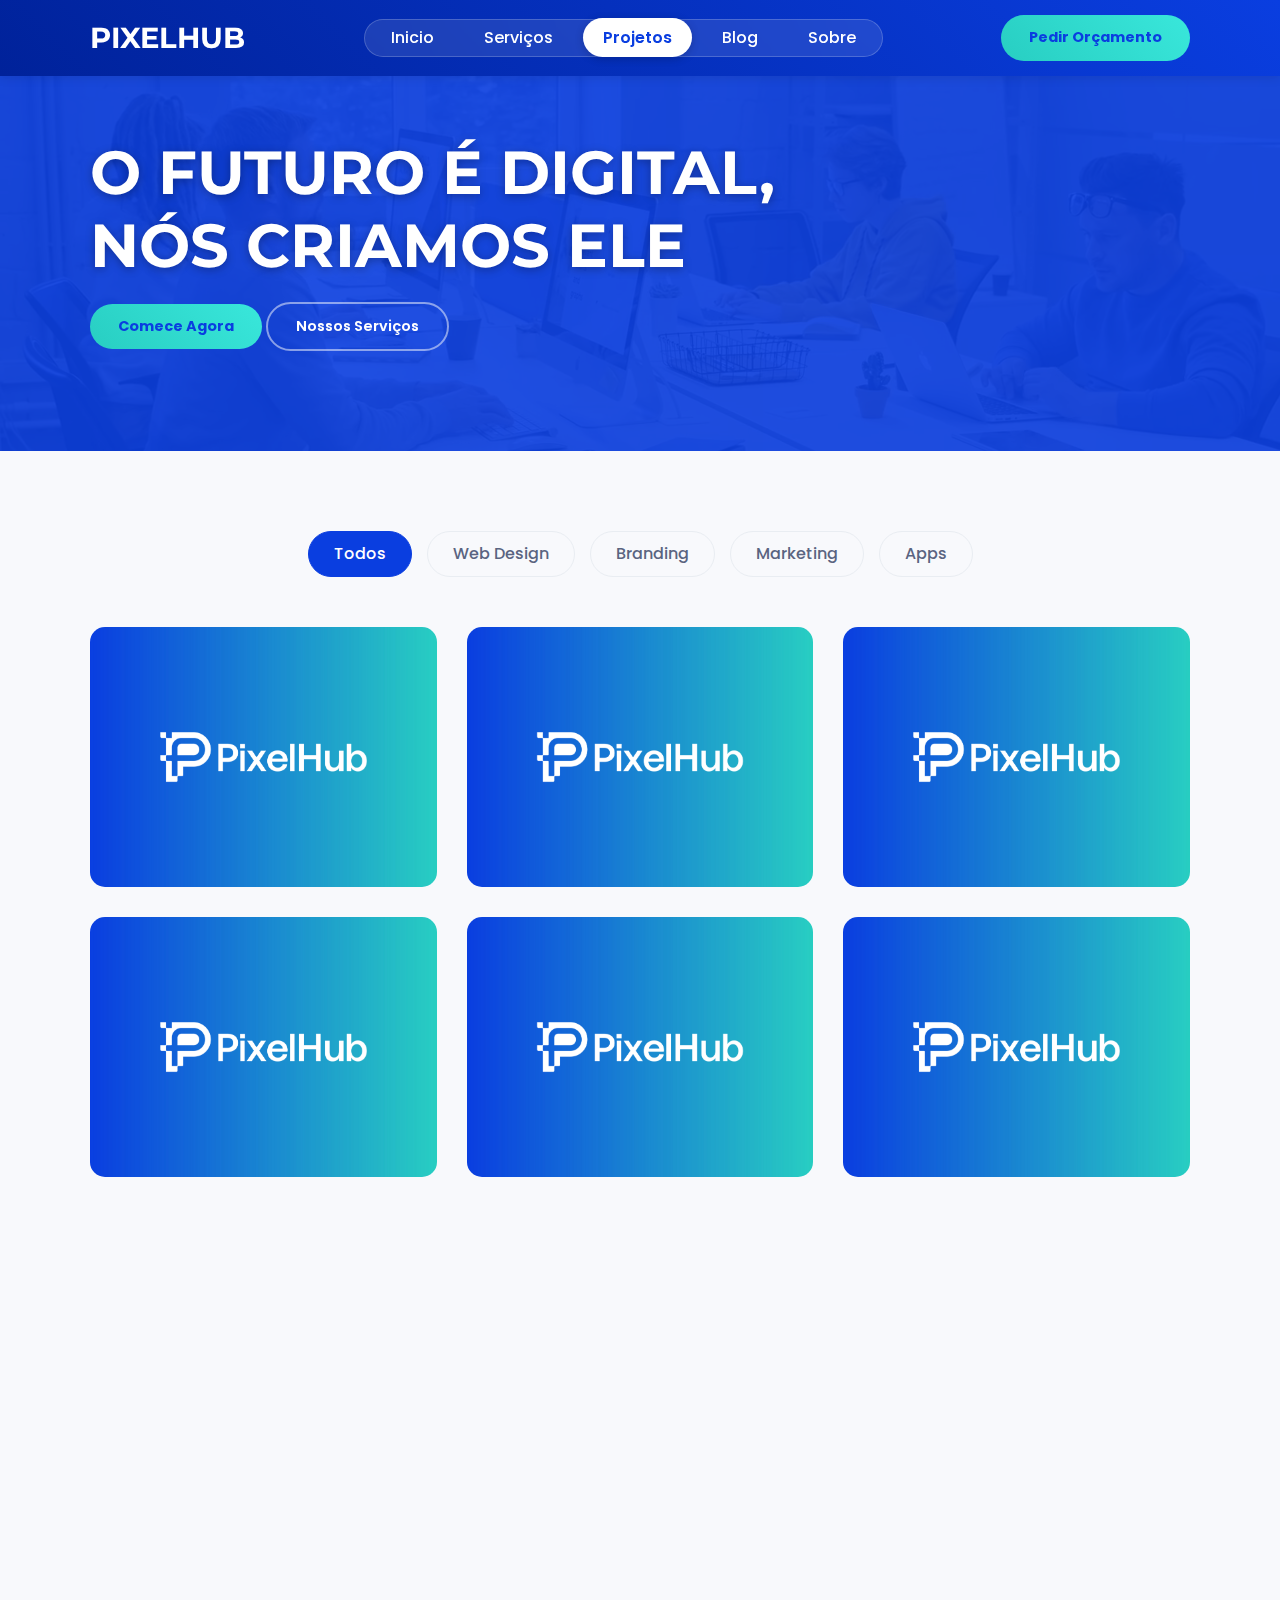
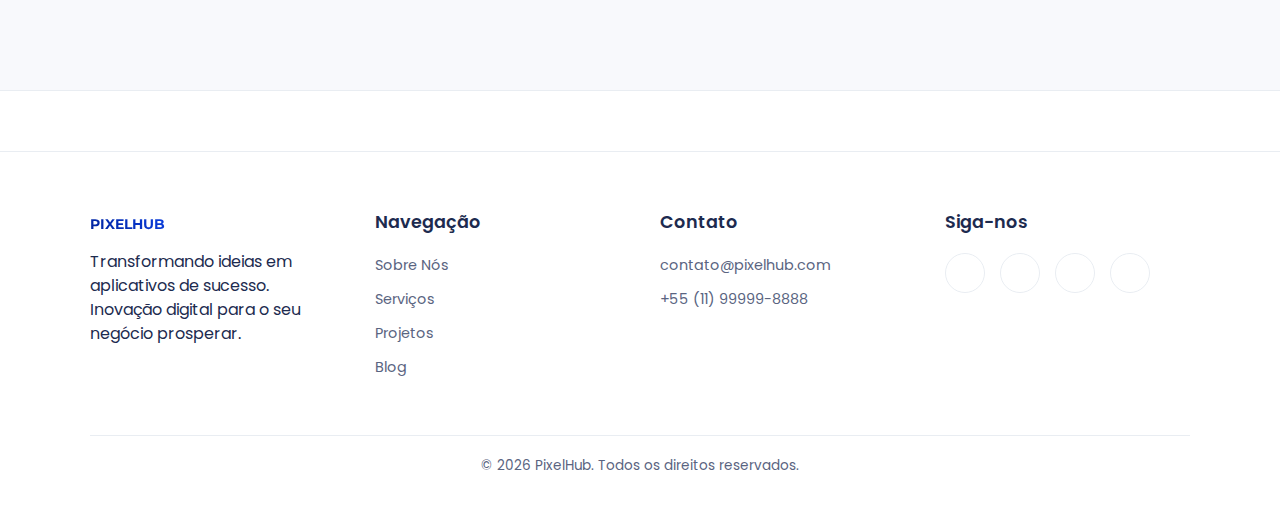
<file: projetos.html>
<!DOCTYPE html>
<html lang="pt-BR" data-theme="light">
    <head>
        <meta charset="UTF-8">
        <meta name="viewport" content="width=device-width, initial-scale=1.0">
        <title>Nossos Projetos - PixelHub</title>

        <!-- Google Fonts (Poppins e Montserrat) -->
        <link rel="preconnect" href="https://fonts.googleapis.com">
        <link rel="preconnect" href="https://fonts.gstatic.com" crossorigin>
        <link href="https://fonts.googleapis.com/css2?family=Montserrat:wght@700&family=Poppins:wght@400;500;600;700&display=swap" rel="stylesheet">

        <!-- Font Awesome -->
        <link rel="stylesheet" href="https://cdnjs.cloudflare.com/ajax/libs/font-awesome/6.5.2/css/all.min.css" integrity="sha512-SnH5WK+bZxgPHs44uWIX+LLJAJ9/2PkPKZ5QiAj6Ta86w+fsb2TkcmfRyVX3pBnMFcV7oQPJkl9QevSCWr3W6A==" crossorigin="anonymous" referrerpolicy="no-referrer" />
        
        <!-- Bootstrap 5 (CSS para Carrosséis e Modal) -->
        <link href="https://cdn.jsdelivr.net/npm/bootstrap@5.3.3/dist/css/bootstrap.min.css" rel="stylesheet" integrity="sha384-QWTKZyjpPEjISv5WaRU9OFeRpok6YctnYmDr5pNlyT2bRjXh0JMhjY6hW+ALEwIH" crossorigin="anonymous">

        <!-- CSS Principal (Reutilizado da Home) -->
        <link rel="stylesheet" href="css/estilos.css">
        <link rel="stylesheet" href="css/projetos.css">
        <link rel="stylesheet" href="css/sobre.css">
        <link rel="stylesheet" href="css/blog.css">

         <link rel="icon" href="assets/img/choice-ia.jpg" type="image/jpg">
    </head>
    <body>
         <!-- Efeito de Transição de Página -->
    <div id="page-transition-effect" class="page-transition"></div>
        <div class="pixelhub-site-wrapper">
            
            <!-- ======================= CABEÇALHO (Reutilizado) ======================= -->
            <header class="pixelhub-header">
                <div class="pixelhub-container">
                    <a href="index.html" class="pixelhub-header__logo">PIXELHUB</a>
                    <nav class="pixelhub-header__nav" id="main-nav">
                        <ul>
                            <li><a href="index.html">Inicio</a></li>
                            <li><a href="servicos-detalhe.html">Serviços</a></li>
                            <li><a href="projetos.html" class="active-link">Projetos</a></li>
                             <li><a href="blog.html">Blog</a></li>
                            <li><a href="sobre.html">Sobre</a></li>
                        </ul>
                    </nav>
                    <div class="pixelhub-header__actions">
                        <a href="index.html#contato" class="pixelhub-btn pixelhub-btn--quote">Pedir Orçamento</a>
                        <button class="pixelhub-header__menu-toggle" id="menu-toggle" aria-label="Abrir menu" aria-expanded="false">
                            <i class="fas fa-bars"></i>
                        </button>
                    </div>
                </div>
            </header>

            <main>
                <!-- ======================= SEÇÃO HERO (COM SLIDE DE FUNDO) ======================= -->
                <section class="pixelhub-hero">
                    <!-- Contêiner para o Slide de Fundo -->
                    <div class="hero-background-slider">
                        <section class="video-hero">
                    <div class="video-hero__overlay"></div>
                    <video class="video-hero__video" playsinline autoplay muted loop>
                        <!-- Coloque o caminho para o seu vídeo local aqui -->
                        <source src="assets/video/video.mp4" type="video/mp4">
                        Seu navegador não suporta a tag de vídeo.
                    </video>
                </section>
                    </div>
                    <!-- Overlay para garantir a legibilidade -->
                    <div class="hero-overlay"></div>

                    <!-- Conteúdo principal do Hero (permanece na frente) -->
                    <div class="pixelhub-container pixelhub-hero__container">
                        <h1 class="pixelhub-hero__title">O FUTURO É DIGITAL, NÓS CRIAMOS ELE</h1>
                        <div class="pixelhub-hero__actions">
                            <a href="#contato" class="pixelhub-btn pixelhub-btn--primary">Comece Agora</a>
                            <a href="#servicos" class="pixelhub-btn pixelhub-btn--secondary">Nossos Serviços</a>
                        </div>
                    </div>
                </section>
                <!-- ======================= GALERIA DE PROJETOS COM FILTRO ======================= -->
                <section class="pixelhub-section" id="project-gallery">
                    <div class="pixelhub-container">
                        <!-- Filtros de Categoria -->
                        <div class="project-filters">
                            <button class="filter-btn active" data-filter="all">Todos</button>
                            <button class="filter-btn" data-filter="web">Web Design</button>
                            <button class="filter-btn" data-filter="branding">Branding</button>
                            <button class="filter-btn" data-filter="marketing">Marketing</button>
                            <button class="filter-btn" data-filter="app">Apps</button>
                        </div>

                        <!-- Grade de Projetos -->
                        <div class="project-grid">
                            <!-- Projeto 1 -->
                            <div class="project-card" data-category="web" data-bs-toggle="modal" data-bs-target="#projectModal" data-project-id="1">
                                <img src="assets/img/project6-cover.jpg" alt="Projeto 1">
                                <div class="project-card__overlay">
                                    <div class="project-card__content">
                                        <span class="project-card__category">Web Design</span>
                                        <h3 class="project-card__title">Fintech App</h3>
                                        <button class="btn-details" data-bs-toggle="modal" data-bs-target="#projectModal" data-project-id="1">Ver Detalhes</button>
                                    </div>
                                </div>
                            </div>
                            <!-- Projeto 2 -->
                            <div class="project-card" data-category="branding" data-bs-toggle="modal" data-bs-target="#projectModal" data-project-id="2">
                                <img src="assets/img/project6-cover.jpg" alt="Projeto 2">
                                <div class="project-card__overlay">
                                    <div class="project-card__content">
                                        <span class="project-card__category">Branding</span>
                                        <h3 class="project-card__title">Marca de Café</h3>
                                        <button class="btn-details" data-bs-toggle="modal" data-bs-target="#projectModal" data-project-id="2">Ver Detalhes</button>
                                    </div>
                                </div>
                            </div>
                            <!-- Projeto 3 -->
                            <div class="project-card" data-category="marketing" data-bs-toggle="modal" data-bs-target="#projectModal" data-project-id="3">
                                <img src="assets/img/project6-cover.jpg" alt="Projeto 3">
                                <div class="project-card__overlay">
                                    <div class="project-card__content">
                                        <span class="project-card__category">Marketing</span>
                                        <h3 class="project-card__title">Moda Sustentável</h3>
                                        <button class="btn-details" data-bs-toggle="modal" data-bs-target="#projectModal" data-project-id="3">Ver Detalhes</button>
                                    </div>
                                </div>
                            </div>
                            <!-- Projeto 4 -->
                            <div class="project-card" data-category="app" data-bs-toggle="modal" data-bs-target="#projectModal" data-project-id="4">
                                <img src="assets/img/project6-cover.jpg" alt="Projeto 4">
                                <div class="project-card__overlay">
                                    <div class="project-card__content">
                                        <span class="project-card__category">Apps</span>
                                        <h3 class="project-card__title">App de Meditação</h3>
                                        <button class="btn-details" data-bs-toggle="modal" data-bs-target="#projectModal" data-project-id="4">Ver Detalhes</button>
                                    </div>
                                </div>
                            </div>
                             <!-- Projeto 5 -->
                             <div class="project-card" data-category="web" data-bs-toggle="modal" data-bs-target="#projectModal" data-project-id="5">
                                <img src="assets/img/project6-cover.jpg" alt="Projeto 5">
                                <div class="project-card__overlay">
                                    <div class="project-card__content">
                                        <span class="project-card__category">Web Design</span>
                                        <h3 class="project-card__title">Site Institucional</h3>
                                        <button class="btn-details" data-bs-toggle="modal" data-bs-target="#projectModal" data-project-id="5">Ver Detalhes</button>
                                    </div>
                                </div>
                            </div>
                             <!-- Projeto 6 -->
                             <div class="project-card" data-category="branding" data-bs-toggle="modal" data-bs-target="#projectModal" data-project-id="6">
                                <img src="assets/img/project6-cover.jpg" alt="Projeto 6">
                                <div class="project-card__overlay">
                                    <div class="project-card__content">
                                        <span class="project-card__category">Branding</span>
                                        <h3 class="project-card__title">Startup de IA</h3>
                                        <button class="btn-details" data-bs-toggle="modal" data-bs-target="#projectModal" data-project-id="6">Ver Detalhes</button>
                                    </div>
                                </div>
                            </div>
                        </div>
                    </div>
                </section>

                 <!-- ======================= CTA PARA NOVOS PROJETOS ======================= -->
            <section class="pixelhub-section pixelhub-section--primary-bg animate-on-scroll" id="clientes">
                <div class="pixelhub-container">
                    <h2 class="pixelhub-section__title pixelhub-section__title--light">Projetos que Transformam-se em Negócios</h2>
                    <div id="clientCarousel" class="carousel slide" data-bs-ride="carousel">
                        <div class="carousel-inner">
                           <div class="pixelhub-container">
                            <h2 style="text-align: center;">Tem uma ideia para um aplicativo?</h2>
                            <p style="text-align: center;">Vamos conversar sobre como podemos transformá-la no seu próximo caso de sucesso.</p>
                            <div style="text-align: center;">
                              <a href="#contato" class="pixelhub-btn pixelhub-btn--primary" style="display: inline-block; background-color: #007bff; color: white; padding: 12px 24px; text-decoration: none; font-size: 16px; border-radius: 8px; margin-top: 20px;">
                                 Começar meu Projeto Agora
                              </a>
                            </div>

                        </div>  
                    </div>
                </div>
            </section>

            </main>
            
            <!-- ======================= RODAPÉ (Reutilizado) ======================= -->
            <footer class="pixelhub-footer">
                <!-- O conteúdo do rodapé é o mesmo da home. O JS cuidará disso. -->
            </footer>
        </div>

        <!-- ======================= MODAL DE PROJETO ======================= -->
        <div class="modal fade" id="projectModal" tabindex="-1" aria-labelledby="projectModalLabel" aria-hidden="true">
            <div class="modal-dialog modal-xl modal-dialog-centered">
                <div class="modal-content">
                    <div class="modal-header">
                        <h5 class="modal-title" id="projectModalLabel">Carregando...</h5>
                        <button type="button" class="btn-close" data-bs-dismiss="modal" aria-label="Fechar"></button>
                    </div>
                    <div class="modal-body">
                        <!-- Conteúdo será injetado pelo JavaScript -->
                        <div class="text-center">
                            <div class="spinner-border text-primary" role="status">
                                <span class="visually-hidden">Carregando...</span>
                            </div>
                        </div>
                    </div>
                </div>
            </div>
        </div>

        <!-- ======================= RODAPÉ (Reutilizado) ======================= -->
        <footer class="pixelhub-footer">
            <div class="pixelhub-container">
                <div class="pixelhub-footer-grid">
                    <div class="pixelhub-footer-col">
                        <a href="index.html" class="pixelhub-footer__logo">PIXELHUB</a>
                        <p class="pixelhub-footer__tagline">Transformando ideias em aplicativos de sucesso. Inovação digital para o seu negócio prosperar.</p>
                    </div>
                    <div class="pixelhub-footer-col">
                        <h4>Navegação</h4>
                        <ul>
                            <li><a href="sobre.html">Sobre Nós</a></li>
                            <li><a href="servicos-detalhe.html">Serviços</a></li>
                            <li><a href="projetos.html">Projetos</a></li>
                            <li><a href="blog.html">Blog</a></li>
                        </ul>
                    </div>
                    <div class="pixelhub-footer-col">
                        <h4>Contato</h4>
                        <ul>
                            <li><a href="mailto:contato@pixelhub.com"><i class="fas fa-envelope"></i> contato@pixelhub.com</a></li>
                            <li><a href="tel:+5511999998888"><i class="fas fa-phone"></i> +55 (11) 99999-8888</a></li>
                        </ul>
                    </div>
                    <div class="pixelhub-footer-col">
                        <h4>Siga-nos</h4>
                        <div class="pixelhub-footer-socials">
                    <a href="https://wa.me/5511999998888" target="_blank" aria-label="WhatsApp" class="social-icon whatsapp"><i class="fab fa-whatsapp"></i></a>
                    <a href="#" target="_blank" aria-label="LinkedIn" class="social-icon linkedin"><i class="fab fa-linkedin-in"></i></a>
                    <a href="#" target="_blank" aria-label="Instagram" class="social-icon instagram"><i class="fab fa-instagram"></i></a>
                    <a href="#" target="_blank" aria-label="Facebook" class="social-icon facebook"><i class="fab fa-facebook-f"></i></a>
                       </div>
                    </div>
                </div>
                <div class="pixelhub-footer-bottom">
                    <p>© <span id="current-year"></span> PixelHub. Todos os direitos reservados.</p>
                </div>
            </div>
        </footer>
    </div>

    <!-- ======================= BOTÕES FLUTUANTES (Reutilizado) ======================= -->
    <div class="floating-action-buttons" id="fab-container">
        <button id="theme-switcher" class="fab-button" aria-label="Alternar Tema">
            <i class="fas fa-moon"></i>
            <i class="fas fa-sun"></i>
        </button>
        <button id="scroll-to-top" class="fab-button" aria-label="Voltar ao Topo">
            <i class="fas fa-arrow-up"></i>
        </button>
    </div>

        <!-- ======================= SCRIPTS ======================= -->
        <script src="https://cdn.jsdelivr.net/npm/bootstrap@5.3.3/dist/js/bootstrap.bundle.min.js" integrity="sha384-YvpcrYf0tY3lHB60NNkmXc5s9fDVZLESaAA55NDzOxhy9GkcIdslK1eN7N6jIeHz" crossorigin="anonymous"></script>
        <!-- script.js precisa vir primeiro para carregar dependências como o modo escuro -->
        <script src="js/script.js"></script> 
        <script src="js/projetos.js"></script>
    </body>
</html>
</file>
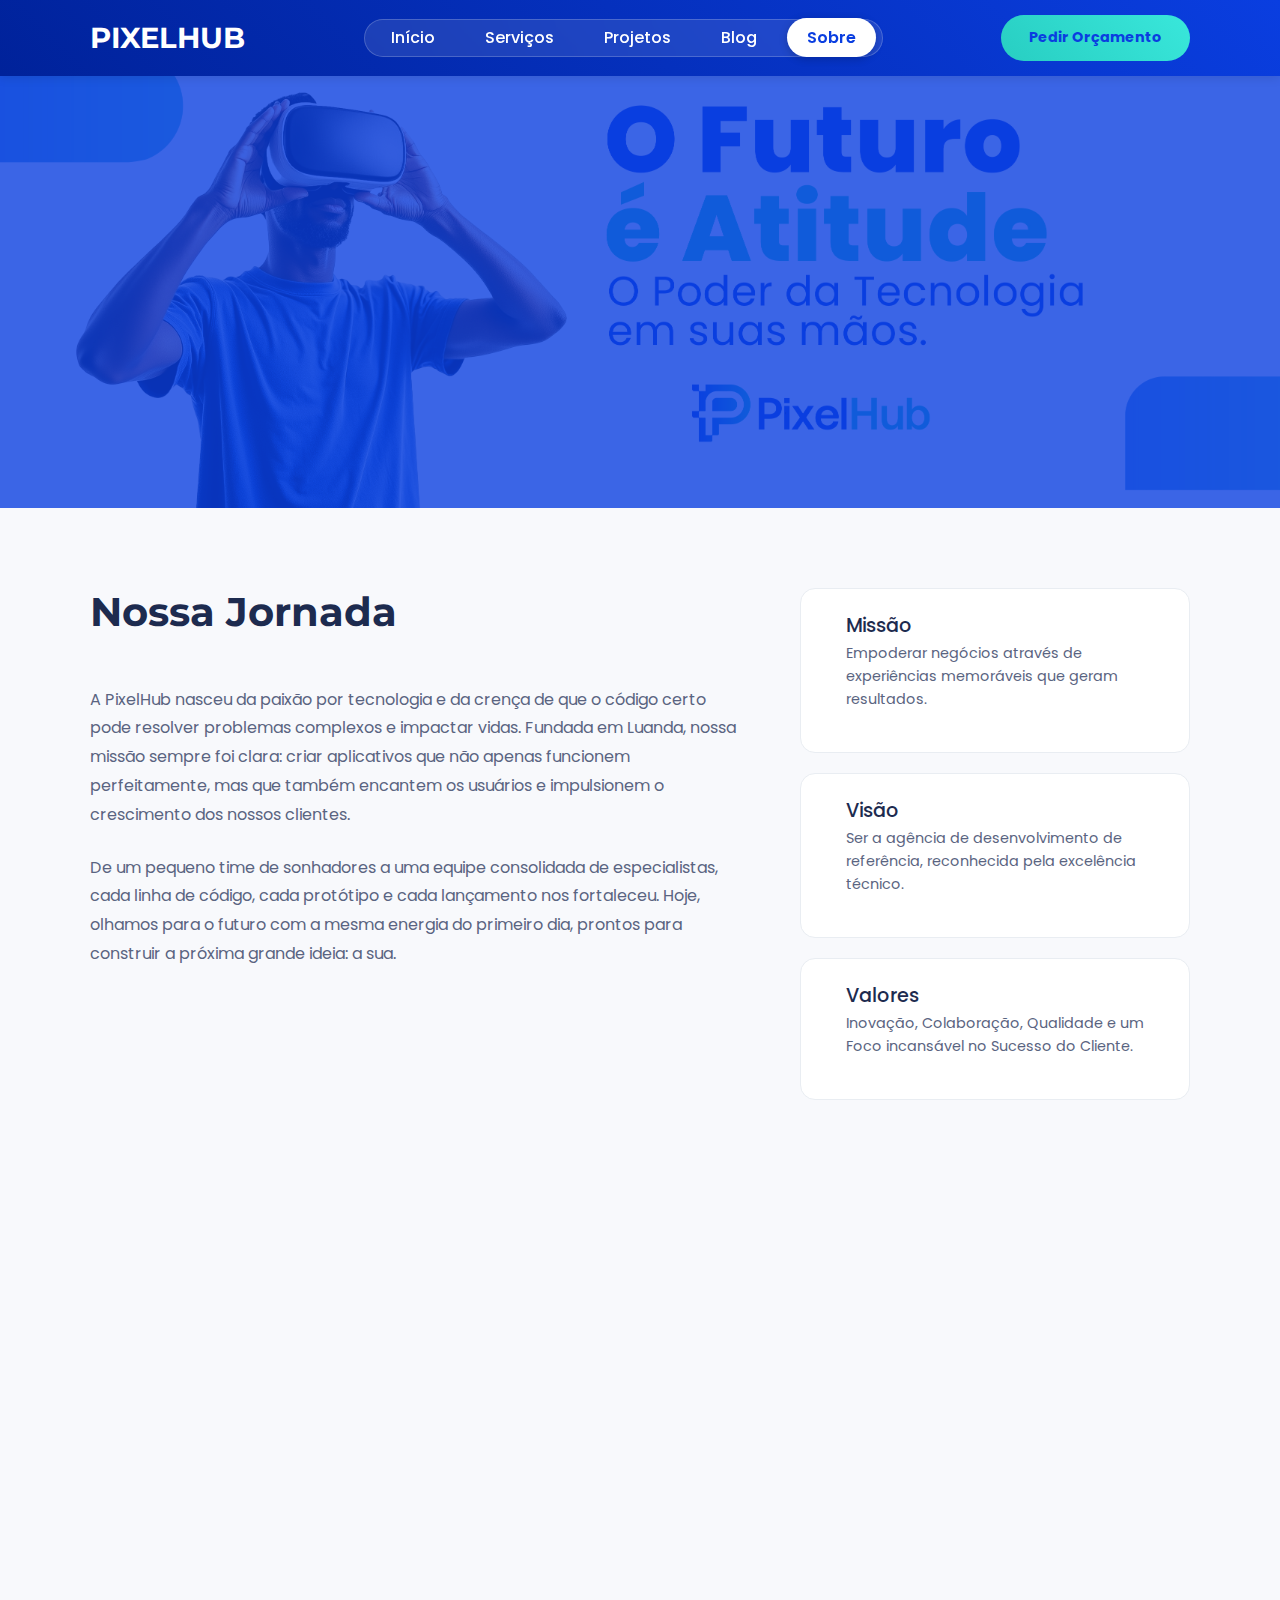
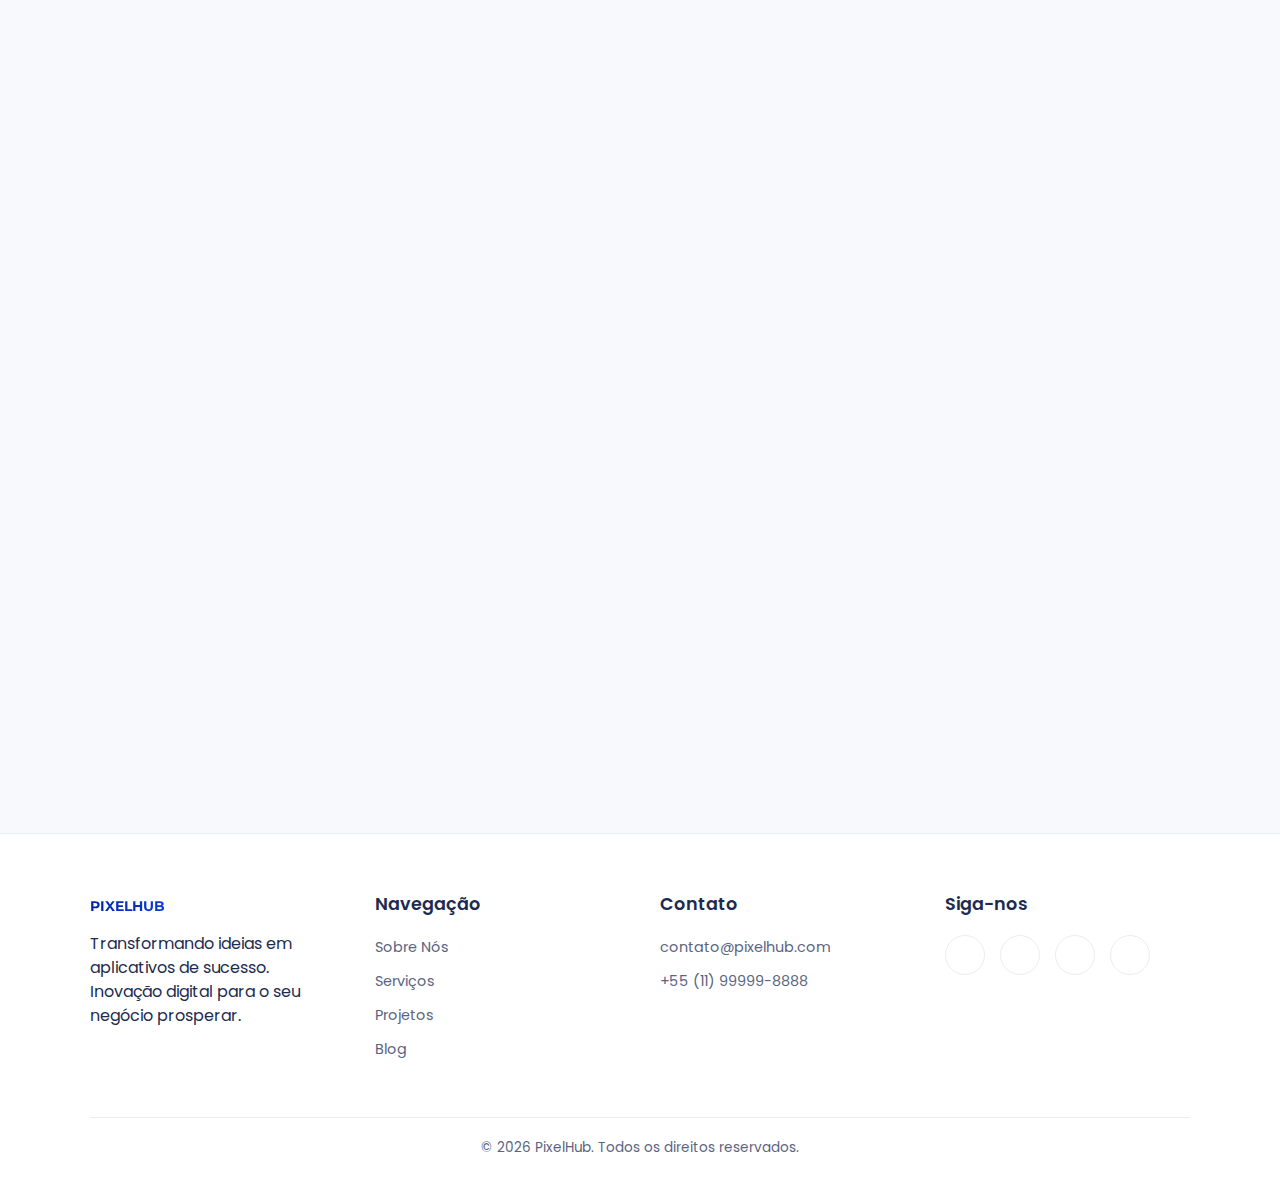
<file: sobre.html>
<!DOCTYPE html>
<html lang="pt-BR" data-theme="light">
<head>
    <meta charset="UTF-8">
    <meta name="viewport" content="width=device-width, initial-scale=1.0">
    <title>Sobre Nós - PixelHub</title>

    <!-- Google Fonts, Font Awesome, Bootstrap CSS -->
    <link rel="preconnect" href="https://fonts.googleapis.com">
    <link rel="preconnect" href="https://fonts.gstatic.com" crossorigin>
    <link href="https://fonts.googleapis.com/css2?family=Montserrat:wght@700&family=Poppins:wght@400;500;600;700&display=swap" rel="stylesheet">
    <link rel="stylesheet" href="https://cdnjs.cloudflare.com/ajax/libs/font-awesome/6.5.2/css/all.min.css" integrity="sha512-SnH5WK+bZxgPHs44uWIX+LLJAJ9/2PkPKZ5QiAj6Ta86w+fsb2TkcmfRyVX3pBnMFcV7oQPJkl9QevSCWr3W6A==" crossorigin="anonymous" referrerpolicy="no-referrer" />
    <link href="https://cdn.jsdelivr.net/npm/bootstrap@5.3.3/dist/css/bootstrap.min.css" rel="stylesheet" integrity="sha384-QWTKZyjpPEjISv5WaRU9OFeRpok6YctnYmDr5pNlyT2bRjXh0JMhjY6hW+ALEwIH" crossorigin="anonymous">

    <!-- CSS Global e da Página -->
    <link rel="stylesheet" href="css/estilos.css">
    <link rel="stylesheet" href="css/sobre.css">
    
     <link rel="icon" href="assets/img/choice-ia.jpg" type="image/jpg">
</head>
<body>
    <!-- Efeito de Transição de Página -->
    <div id="page-transition-effect" class="page-transition"></div>

    <div class="pixelhub-site-wrapper">
        
        <!-- ======================= CABEÇALHO (Reutilizado) ======================= -->
        <header class="pixelhub-header">
            <div class="pixelhub-container">
                <a href="index.html" class="pixelhub-header__logo">PIXELHUB</a>
                <nav class="pixelhub-header__nav" id="main-nav">
                    <ul>
                        <li><a href="index.html">Início</a></li>
                        <li><a href="servicos-detalhe.html">Serviços</a></li>
                        <li><a href="projetos.html">Projetos</a></li>
                        <li><a href="blog.html">Blog</a></li>
                        <li><a href="sobre.html">Sobre</a></li>
                    </ul>
                </nav>
                <div class="pixelhub-header__actions">
                    <a href="index.html#contato" class="pixelhub-btn pixelhub-btn--quote">Pedir Orçamento</a>
                    <button class="pixelhub-header__menu-toggle" id="menu-toggle" aria-label="Abrir menu" aria-expanded="false">
                        <i class="fas fa-bars"></i>
                    </button>
                </div>
            </div>
        </header>

        <main>
            <!-- ======================= SEÇÃO HERO (COM SLIDE DE FUNDO) ======================= -->
            <section class="pixelhub-hero">
                <div class="hero-background-slider">
                    <div class="hero-background-slider__slide active" style="background-image: url('assets/img/hero-bg-1.jpg');"></div>
                    <div class="hero-background-slider__slide" style="background-image: url('assets/img/hero-bg-1.jpg');"></div>
                    <div class="hero-background-slider__slide" style="background-image: url('assets/img/hero-bg-1.jpg');"></div>
                </div>
                <div class="hero-overlay"></div>

                <div class="pixelhub-container pixelhub-hero__container">
                    <h1 class="pixelhub-hero__title animate-on-load">O FUTURO É DIGITAL, NÓS CRIAMOS ELE</h1>
                    <p class="pixelhub-hero__subtitle animate-on-load" style="--delay: 0.2s;">Somos especialistas em criar resultados para o seu negócio.</p>
                    <div class="pixelhub-hero__actions animate-on-load" style="--delay: 0.4s;">
                        <a href="#contato" class="pixelhub-btn pixelhub-btn--primary">Comece Seu Projeto</a>
                        <a href="#servicos" class="pixelhub-btn pixelhub-btn--secondary">Nossos Serviços</a>
                    </div>
                </div>
            </section>
                
            <!-- ======================= NOSSA HISTÓRIA E PILARES ======================= -->
            <section class="pixelhub-section" id="nossa-historia">
                <div class="pixelhub-container story-pillars-layout">
                    <div class="story-content animate-on-scroll">
                        <h2 class="pixelhub-section__title">Nossa Jornada</h2>
                        <p>A PixelHub nasceu da paixão por tecnologia e da crença de que o código certo pode resolver problemas complexos e impactar vidas. Fundada em Luanda, nossa missão sempre foi clara: criar aplicativos que não apenas funcionem perfeitamente, mas que também encantem os usuários e impulsionem o crescimento dos nossos clientes.</p>
                        <p>De um pequeno time de sonhadores a uma equipe consolidada de especialistas, cada linha de código, cada protótipo e cada lançamento nos fortaleceu. Hoje, olhamos para o futuro com a mesma energia do primeiro dia, prontos para construir a próxima grande ideia: a sua.</p>
                    </div>
                    <div class="pillars-content animate-on-scroll" data-stagger-container>
                        <div class="pillar-card" data-stagger-child>
                            <i class="fas fa-flag pillar-card__icon"></i>
                            <div>
                                <h3 class="pillar-card__title">Missão</h3>
                                <p class="pillar-card__text">Empoderar negócios através de experiências memoráveis que geram resultados.</p>
                            </div>
                        </div>
                        <div class="pillar-card" data-stagger-child>
                            <i class="fas fa-eye pillar-card__icon"></i>
                            <div>
                                <h3 class="pillar-card__title">Visão</h3>
                                <p class="pillar-card__text">Ser a agência de desenvolvimento de referência, reconhecida pela excelência técnico.</p>
                            </div>
                        </div>
                        <div class="pillar-card" data-stagger-child>
                            <i class="fas fa-gem pillar-card__icon"></i>
                            <div>
                                <h3 class="pillar-card__title">Valores</h3>
                                <p class="pillar-card__text">Inovação, Colaboração, Qualidade e um Foco incansável no Sucesso do Cliente.</p>
                            </div>
                        </div>
                    </div>
                </div>
            </section>

            <!-- ======================= MURAL DA EQUIPE ======================= -->
            <section class="pixelhub-section team-section" id="equipe">
                <div class="pixelhub-container">
                    <h2 class="pixelhub-section__title animate-on-scroll" style="text-align: center;">Os Arquitetos por Trás do Código</h2>
                    <div class="team-grid animate-on-scroll" data-stagger-container>
                        <!-- Membro 1 -->
                        <div class="team-member-card" data-stagger-child>
                            <div class="team-member-card__inner">
                                <div class="team-member-card__front">
                                    <img src="assets/img/avatar.jpg" alt="Foto de João Silva">
                                    <div class="team-member-card__info">
                                        <h3>João Silva</h3>
                                        <p>CEO & Fundador</p>
                                    </div>
                                </div>
                                <div class="team-member-card__back">
                                    <h4>João Silva</h4>
                                    <p>Visionário e líder, guia a PixelHub na vanguarda da inovação tecnológica.</p>
                                    <div class="team-socials"><a href="#"><i class="fab fa-linkedin-in"></i></a> <a href="#"><i class="fab fa-twitter"></i></a></div>
                                </div>
                            </div>
                        </div>
                        <!-- Membro 2 -->
                        <div class="team-member-card" data-stagger-child>
                             <div class="team-member-card__inner">
                                <div class="team-member-card__front">
                                    <img src="assets/img/avatar.jpg" alt="Foto de Jeovany Gabriel">
                                    <div class="team-member-card__info">
                                        <h3>Jeovany Gabriel</h3>
                                        <p>Diretor de Arte & UI/UX</p>
                                    </div>
                                </div>
                                <div class="team-member-card__back">
                                    <h4>Jeovany Gabriel</h4>
                                    <p>A mente criativa que transforma complexidade em interfaces intuitivas e belas.</p>
                                    <div class="team-socials"><a href="#"><i class="fab fa-dribbble"></i></a> <a href="#"><i class="fab fa-behance"></i></a></div>
                                </div>
                            </div>
                        </div>
                        <!-- Membro 3 -->
                        <div class="team-member-card" data-stagger-child>
                            <div class="team-member-card__inner">
                                <div class="team-member-card__front">
                                    <img src="assets/img/avatar.jpg" alt="Foto de Roly Ezequiel">
                                    <div class="team-member-card__info">
                                        <h3>Roly Ezequiel</h3>
                                        <p>Líder de Engenharia</p>
                                    </div>
                                </div>
                                <div class="team-member-card__back">
                                    <h4>Roly Ezequiel</h4>
                                    <p>O mestre do código. Garante que todas as soluções sejam robustas, escaláveis e seguras.</p>
                                    <div class="team-socials"><a href="#"><i class="fab fa-github"></i></a> <a href="#"><i class="fab fa-linkedin-in"></i></a></div>
                                </div>
                            </div>
                        </div>
                        <!-- Membro 4 -->
                        <div class="team-member-card" data-stagger-child>
                           <div class="team-member-card__inner">
                                <div class="team-member-card__front">
                                    <img src="assets/img/avatar.jpg" alt="Foto de Augusto Neves">
                                    <div class="team-member-card__info">
                                        <h3>Augusto Neves</h3>
                                        <p>Estrategista de Produto</p>
                                    </div>
                                </div>
                                <div class="team-member-card__back">
                                    <h4>Augusto Neves</h4>
                                    <p>Conecta as necessidades do mercado com a tecnologia para criar produtos de sucesso.</p>
                                    <div class="team-socials"><a href="#"><i class="fab fa-linkedin-in"></i></a></div>
                                </div>
                            </div>
                        </div>
                    </div>
                </div>
            </section>

            <!-- ======================= LOCALIZAÇÃO E MAPA ======================= -->
            <section class="pixelhub-section" id="localizacao">
                <div class="pixelhub-container">
                    <h2 class="pixelhub-section__title animate-on-scroll" style="text-align: center;">Onde as Ideias Nascem</h2>
                    <div class="location-layout animate-on-scroll">
                        <div class="location-details">
                            <h3>Nosso Escritório</h3>
                            <p>Venha tomar um café conosco e discutir seu próximo grande projeto. Estamos ansiosos para recebê-lo em nosso hub de inovação.</p>
                            <div class="address">
                                <i class="fas fa-map-marker-alt"></i>
                                <span>
                                    <strong>Angola, Luanda, Talatona</strong><br>
                                    Condomínio Palanca Negra, Casa Nº 4<br>
                                    Rua de Referência
                                </span>
                            </div>
                            <a href="https://www.google.com/maps/search/?api=1&query=-8.894340,13.209670" target="_blank" class="pixelhub-btn pixelhub-btn--primary">Ver no Google Maps</a>
                        </div>
                        <div class="location-map">
                            <iframe 
                                src="https://www.google.com/maps/embed?pb=!1m18!1m12!1m3!1d3941.838536109315!2d13.20709501478546!3d-8.89433999362725!2m3!1f0!2f0!3f0!3m2!1i1024!2i768!4f13.1!3m3!1m2!1s0x0%3A0x0!2zOMKwNTMnMzkuNiJTIDEzwrAxMicMzQuOCJF!5e0!3m2!1spt-BR!2sbr!4v1620000000000!5m2!1spt-BR!2sbr" 
                                width="100%" height="100%" style="border:0;" 
                                allowfullscreen="" loading="lazy" 
                                referrerpolicy="no-referrer-when-downgrade">
                            </iframe>
                        </div>
                    </div>
                </div>
            </section>
        </main>
        
        <!-- ======================= RODAPÉ (Reutilizado) ======================= -->
        <footer class="pixelhub-footer">
            <div class="pixelhub-container">
                <div class="pixelhub-footer-grid">
                    <div class="pixelhub-footer-col">
                        <a href="index.html" class="pixelhub-footer__logo">PIXELHUB</a>
                        <p class="pixelhub-footer__tagline">Transformando ideias em aplicativos de sucesso. Inovação digital para o seu negócio prosperar.</p>
                    </div>
                    <div class="pixelhub-footer-col">
                        <h4>Navegação</h4>
                        <ul>
                            <li><a href="sobre.html">Sobre Nós</a></li>
                            <li><a href="servicos-detalhe.html">Serviços</a></li>
                            <li><a href="projetos.html">Projetos</a></li>
                            <li><a href="blog.html">Blog</a></li>
                        </ul>
                    </div>
                    <div class="pixelhub-footer-col">
                        <h4>Contato</h4>
                        <ul>
                            <li><a href="mailto:contato@pixelhub.com"><i class="fas fa-envelope"></i> contato@pixelhub.com</a></li>
                            <li><a href="tel:+5511999998888"><i class="fas fa-phone"></i> +55 (11) 99999-8888</a></li>
                        </ul>
                    </div>
                    <div class="pixelhub-footer-col">
                        <h4>Siga-nos</h4>
                        <div class="pixelhub-footer-socials">
                    <a href="https://wa.me/5511999998888" target="_blank" aria-label="WhatsApp" class="social-icon whatsapp"><i class="fab fa-whatsapp"></i></a>
                    <a href="#" target="_blank" aria-label="LinkedIn" class="social-icon linkedin"><i class="fab fa-linkedin-in"></i></a>
                    <a href="#" target="_blank" aria-label="Instagram" class="social-icon instagram"><i class="fab fa-instagram"></i></a>
                    <a href="#" target="_blank" aria-label="Facebook" class="social-icon facebook"><i class="fab fa-facebook-f"></i></a>
                       </div>
                    </div>
                </div>
                <div class="pixelhub-footer-bottom">
                    <p>© <span id="current-year"></span> PixelHub. Todos os direitos reservados.</p>
                </div>
            </div>
        </footer>
    </div>

    <!-- ======================= BOTÕES FLUTUANTES (Reutilizado) ======================= -->
    <div class="floating-action-buttons" id="fab-container">
        <button id="theme-switcher" class="fab-button" aria-label="Alternar Tema">
            <i class="fas fa-moon"></i>
            <i class="fas fa-sun"></i>
        </button>
        <button id="scroll-to-top" class="fab-button" aria-label="Voltar ao Topo">
            <i class="fas fa-arrow-up"></i>
        </button>
    </div>

    <!-- ======================= SCRIPTS ======================= -->
    <script src="https://cdn.jsdelivr.net/npm/bootstrap@5.3.3/dist/js/bootstrap.bundle.min.js" integrity="sha384-YvpcrYf0tY3lHB60NNkmXc5s9fDVZLESaAA55NDzOxhy9GkcIdslK1eN7N6jIeHz" crossorigin="anonymous"></script>
    <script src="js/script.js"></script> 
    <!-- <script src="js/sobre.js"></script>  Não é mais necessário um JS específico para esta página -->
</body>
</html>
</file>
<file: css/estilos.css>
/* === PIXELHUB - ESTILOS VIVOS E ANIMADOS V11 (MAIS DESTAQUE) === */

/* --- 1. CONFIGURAÇÕES GLOBAIS E VARIÁVEIS --- */
:root {
    --cor-azul-primario: #0A3EE0;
    --cor-azul-secundario: #00229A;
    --cor-turquesa: #28CEC2;
    --gradiente-primario: linear-gradient(45deg, var(--cor-azul-secundario), var(--cor-azul-primario));
    --gradiente-turquesa: linear-gradient(45deg, #28cec2, #39e7db);
    --cor-texto-claro: #FFFFFF;
    --cor-fundo-geral: #F8F9FC;
    --cor-fundo-card-e-footer: #FFFFFF;
    --cor-texto-principal: #1D2B4F;
    --cor-texto-secundario: #5A6481;
    --cor-borda-sutil: #e9edf2;
    --sombra-card: 0 4px 15px rgba(29, 43, 79, 0.07);
    --sombra-card-hover: 0 12px 30px rgba(29, 43, 79, 0.12);
    --sombra-glow-azul: 0 0 25px rgba(10, 62, 224, 0.5);
    --sombra-glow-turquesa: 0 0 25px rgba(40, 206, 194, 0.6);
    --fonte-principal: 'Poppins', sans-serif;
    --fonte-destaque: 'Montserrat', sans-serif;
    --largura-container: 1140px;
    --padding-secao-vertical: 80px;
    --raio-borda: 15px;
    --transicao-suave: all 0.4s cubic-bezier(0.25, 0.8, 0.25, 1);
}

[data-theme="dark"] {
    --cor-fundo-geral: #0D1117;
    --cor-fundo-card-e-footer: #161B22;
    --cor-texto-principal: #E0E0E0;
    --cor-texto-secundario: #A0AEC0;
    --cor-borda-sutil: #30363D;
    --sombra-card: 0 4px 15px rgba(0, 0, 0, 0.2);
    --sombra-card-hover: 0 12px 35px rgba(0, 0, 0, 0.3);
}

/* --- 2. ANIMAÇÕES GLOBAIS E TRANSIÇÕES DE PÁGINA --- */
html, body {
    overflow-x: hidden;
}
body {
    font-family: var(--fonte-principal);
    background-color: var(--cor-fundo-geral);
    color: var(--cor-texto-principal);
    -webkit-font-smoothing: antialiased;
    transition: background-color 0.4s ease, color 0.4s ease;
}
.page-transition {
    position: fixed;
    top: 0;
    left: 0;
    width: 100%;
    height: 100vh;
    background: var(--cor-azul-primario);
    z-index: 9999;
    transform: translateY(-100%);
    transition: transform 0.6s cubic-bezier(0.86, 0, 0.07, 1);
}
.page-transition.is-active {
    transform: translateY(0);
}

/* Animação de entrada para elementos */
.animate-on-scroll {
    opacity: 0;
    transform: translateY(50px);
    transition: opacity 0.8s cubic-bezier(0.165, 0.84, 0.44, 1), transform 0.8s cubic-bezier(0.165, 0.84, 0.44, 1);
}
.animate-on-scroll.visible {
    opacity: 1;
    transform: translateY(0);
}
.animate-on-load {
    opacity: 0;
    transform: translateY(30px);
    animation: fadeInUp 0.8s cubic-bezier(0.165, 0.84, 0.44, 1) forwards;
    animation-delay: var(--delay, 0s);
}
@keyframes fadeInUp {
    to {
        opacity: 1;
        transform: translateY(0);
    }
}

/* --- 3. ESTILOS BASE E UTILITÁRIOS --- */
*, *::before, *::after { box-sizing: border-box; margin: 0; padding: 0; }
html { scroll-behavior: smooth; }
.pixelhub-container { width: 100%; max-width: var(--largura-container); margin: 0 auto; padding: 0 20px; }
.pixelhub-section { padding: var(--padding-secao-vertical) 0; }
.pixelhub-section__title { font-family: var(--fonte-destaque); font-size: clamp(1.8rem, 5vw, 2.5rem); font-weight: 700; margin-bottom: 50px; color: var(--cor-texto-principal); text-align: left; }

/* --- 4. HEADER E NAVBAR (COM GLASSMORPHISM) --- */
.pixelhub-header {
    background: var(--gradiente-primario);
    padding: 15px 0;
    position: sticky;
    top: 0;
    z-index: 1000;
    box-shadow: 0 2px 10px rgba(0, 0, 0, 0.1);
}
.pixelhub-header .pixelhub-container, .pixelhub-header__actions { display: flex; justify-content: space-between; align-items: center; }
.pixelhub-header__logo { font-family: var(--fonte-destaque); font-size: 1.8rem; font-weight: 700; color: var(--cor-texto-claro); text-decoration: none; }
.pixelhub-header__nav { display: none; }
.pixelhub-header__nav ul {
    position: relative; list-style: none; display: flex; gap: 10px; align-items: center;
    padding: 6px;
    background-color: rgba(255, 255, 255, 0.1);
    backdrop-filter: blur(10px); -webkit-backdrop-filter: blur(10px);
    border: 1px solid rgba(255, 255, 255, 0.2);
    border-radius: 50px; margin: 0;
}
.pixelhub-header__nav a {
    color: var(--cor-texto-claro); text-decoration: none; font-weight: 500;
    padding: 8px 20px; border-radius: 50px; position: relative;
    transition: all 0.4s ease;
}
.pixelhub-header__nav a:hover {
    color: var(--cor-azul-primario);
    background-color: rgba(255, 255, 255, 0.9);
}
.pixelhub-header__nav a.active {
    background-color: var(--cor-texto-claro); color: var(--cor-azul-primario);
    font-weight: 600; box-shadow: 0 2px 8px rgba(0, 0, 0, 0.2);
}
.pixelhub-header__menu-toggle { background: none; border: none; color: var(--cor-texto-claro); font-size: 1.5rem; cursor: pointer; z-index: 1001; transition: transform 0.3s ease; }
.pixelhub-btn { display: inline-block; padding: 12px 28px; border-radius: 50px; text-decoration: none; font-weight: 600; font-size: 0.9rem; transition: var(--transicao-suave); border: none; cursor: pointer; }
.pixelhub-btn--quote, .pixelhub-btn--primary { background: var(--gradiente-turquesa); color: var(--cor-azul-primario); font-weight: 700; }
.pixelhub-btn--quote:hover, .pixelhub-btn--primary:hover {
    transform: translateY(-5px) scale(1.05);
    box-shadow: var(--sombra-glow-turquesa);
}

/* --- 5. SEÇÃO HERO --- */
.pixelhub-hero { position: relative; padding: 60px 0 100px; text-align: left; overflow: hidden; }
.hero-background-slider { position: absolute; top: 0; left: 0; width: 100%; height: 100%; z-index: 1; }
.hero-background-slider__slide { position: absolute; top: 0; left: 0; width: 100%; height: 100%; background-size: cover; background-position: center; opacity: 0; transform: scale(1.1); transition: opacity 1.5s ease-in-out, transform 10s ease-in-out; }
.hero-background-slider__slide.active { opacity: 1; transform: scale(1); animation: kenBurns 12s infinite alternate; }
.hero-overlay { position: absolute; top: 0; left: 0; width: 100%; height: 100%; background: rgba(10, 62, 224, 0.8); z-index: 2; }
.pixelhub-hero__container { position: relative; z-index: 3; }
.pixelhub-hero__title { font-family: var(--fonte-destaque); font-size: clamp(2.5rem, 8vw, 3.8rem); font-weight: 700; line-height: 1.2; max-width: 700px; margin-bottom: 20px; color: var(--cor-texto-claro); text-shadow: 0 2px 10px rgba(0,0,0,0.3); }
.pixelhub-hero__subtitle { font-size: 1.1rem; max-width: 600px; color: rgba(255,255,255,0.9); margin-bottom: 30px; }
.pixelhub-btn--secondary { background-color: transparent; color: var(--cor-texto-claro); border: 2px solid rgba(255,255,255,0.5); }
.pixelhub-btn--secondary:hover { background-color: var(--cor-texto-claro); color: var(--cor-azul-primario); border-color: var(--cor-texto-claro); }
@keyframes kenBurns { 0% { transform: scale(1) translateX(0); } 100% { transform: scale(1.05) translateX(-15px); } }

/* --- 6. CARDS GERAIS (QUEM SOMOS, SERVIÇOS) --- */
.pixelhub-card-grid { display: grid; grid-template-columns: repeat(auto-fit, minmax(300px, 1fr)); gap: 25px; }
.pixelhub-card {
    background-color: var(--cor-fundo-card-e-footer);
    padding: 35px; border-radius: var(--raio-borda); text-align: left;
    border: 1px solid var(--cor-borda-sutil); box-shadow: var(--sombra-card);
    transition: var(--transicao-suave);
    opacity: 0; /* Para animação escalonada */
}
.pixelhub-card.visible {
    opacity: 1;
}
.pixelhub-card:hover {
    transform: translateY(-12px);
    box-shadow: var(--sombra-card-hover);
    border-color: var(--cor-azul-primario);
}
[data-theme="dark"] .pixelhub-card:hover { border-color: var(--cor-turquesa); }
.pixelhub-card__icon {
    font-size: 2.5rem; margin-bottom: 20px; display: inline-block;
    background: var(--gradiente-turquesa);
    -webkit-background-clip: text; -webkit-text-fill-color: transparent;
    transition: transform 0.4s cubic-bezier(0.175, 0.885, 0.32, 1.275);
}
.pixelhub-card:hover .pixelhub-card__icon { transform: scale(1.25) rotate(-15deg); }
.pixelhub-card__title { font-size: 1.3rem; font-weight: 600; color: var(--cor-texto-principal); margin-bottom: 10px; }
.pixelhub-card__text { font-size: 0.95rem; color: var(--cor-texto-secundario); margin-bottom: 20px; line-height: 1.7; }
.pixelhub-card__more-info-btn { font-size: 0.9rem; color: var(--cor-azul-primario); font-weight: 600; text-decoration: none; transition: color 0.3s ease; }
.pixelhub-card__more-info-btn i { margin-left: 5px; transition: transform 0.3s ease; }
.pixelhub-card__more-info-btn:hover i { transform: translateX(5px); }
[data-theme="dark"] .pixelhub-card__more-info-btn { color: var(--cor-turquesa); }

/* --- 7. SEÇÃO "POR QUE ESCOLHER" --- */
.choice-grid-2x2 { display: grid; grid-template-columns: repeat(auto-fit, minmax(280px, 1fr)); gap: 30px; }
.choice-card {
    background-color: var(--cor-fundo-card-e-footer); border: 1px solid var(--cor-borda-sutil);
    border-radius: var(--raio-borda); padding: 40px; text-align: center;
    transition: var(--transicao-suave); opacity: 0; /* Para animação escalonada */
}
.choice-card.visible { opacity: 1; }
.choice-card:hover { transform: translateY(-12px); box-shadow: var(--sombra-card-hover); border-color: var(--cor-azul-primario); }
.choice-card__icon-wrapper {
    width: 70px; height: 70px; margin: 0 auto 25px; border-radius: 50%;
    background: var(--gradiente-primario);
    display: flex; align-items: center; justify-content: center;
    transition: var(--transicao-suave);
}
.choice-card:hover .choice-card__icon-wrapper { transform: scale(1.2) rotate(20deg); box-shadow: var(--sombra-glow-azul); }
[data-theme="dark"] .choice-card:hover .choice-card__icon-wrapper { background: var(--gradiente-turquesa); box-shadow: var(--sombra-glow-turquesa); }
.choice-card__icon { font-size: 2rem; color: var(--cor-texto-claro); }
.choice-card__title { font-size: 1.3rem; font-weight: 600; color: var(--cor-texto-principal); margin-bottom: 15px; }
.choice-card__text { font-size: 0.95rem; line-height: 1.7; color: var(--cor-texto-secundario); }

/* --- 8. CARROSSEL DE CLIENTES --- */
.pixelhub-section--primary-bg { background: var(--gradiente-primario); color: var(--cor-texto-claro); }
#clientCarousel .carousel-inner { padding: 10px; }
.client-testimonial-slide { display: grid; grid-template-columns: 1fr; align-items: center; gap: 30px; text-align: center; }
.client-testimonial-slide img { width: 100%; max-width: 350px; height: auto; border-radius: var(--raio-borda); aspect-ratio: 16 / 10; object-fit: cover; margin: 0 auto; box-shadow: 0 10px 20px rgba(0,0,0,0.2); }
.client-testimonial-content { max-width: 600px; margin: 0 auto; }
.client-testimonial-content h4 { font-family: var(--fonte-destaque); font-size: 1.5rem; margin-bottom: 15px; }
.client-testimonial-content p { font-size: 1rem; line-height: 1.7; color: rgba(255, 255, 255, 0.9); margin-bottom: 25px; font-style: italic; }
.pixelhub-section__title--light { color: var(--cor-texto-claro); text-align: center; }

/* --- 9. RODAPÉ --- */
.pixelhub-footer { background-color: var(--cor-fundo-card-e-footer); padding: 60px 0 0; border-top: 1px solid var(--cor-borda-sutil); transition: all 0.3s ease; }
[data-theme="dark"] .pixelhub-footer { background-color: #010409; }
.pixelhub-footer-grid { display: grid; grid-template-columns: repeat(auto-fit, minmax(220px, 1fr)); gap: 40px; padding-bottom: 40px; }
.pixelhub-footer__logo { font-family: var(--fonte-destaque); font-size: 1.8rem; font-weight: 700; text-decoration: none; display: inline-block; margin-bottom: 15px; background: var(--gradiente-primario); -webkit-background-clip: text; -webkit-text-fill-color: transparent; }
[data-theme="dark"] .pixelhub-footer__logo { background: var(--gradiente-turquesa); -webkit-background-clip: text; }
.pixelhub-footer-col h4 { font-size: 1.1rem; font-weight: 600; margin-bottom: 20px; color: var(--cor-texto-principal); }
.pixelhub-footer-col ul { list-style: none; padding: 0; }
.pixelhub-footer-col li:not(:last-child){ margin-bottom: 10px; }
.pixelhub-footer-col a { color: var(--cor-texto-secundario); text-decoration: none; font-size: 0.9rem; transition: color 0.3s ease, padding-left 0.3s ease; }
.pixelhub-footer-col a:hover { color: var(--cor-azul-primario); padding-left: 5px; }
[data-theme="dark"] .pixelhub-footer-col a:hover { color: var(--cor-turquesa); }
.pixelhub-footer-socials { display: flex; gap: 15px; }
.pixelhub-footer-socials a { width: 40px; height: 40px; display: flex; justify-content: center; align-items: center; background-color: transparent; border: 1px solid var(--cor-borda-sutil); border-radius: 50%; color: var(--cor-texto-secundario); font-size: 1rem; transition: all 0.3s ease; }
.pixelhub-footer-socials a:hover { background-color: var(--cor-azul-primario); color: var(--cor-texto-claro); border-color: var(--cor-azul-primario); transform: translateY(-3px) scale(1.1); }
[data-theme="dark"] .pixelhub-footer-socials a:hover { background-color: var(--cor-turquesa); border-color: var(--cor-turquesa); }
.pixelhub-footer-bottom { border-top: 1px solid var(--cor-borda-sutil); padding: 20px 0; text-align: center; font-size: 0.85rem; color: var(--cor-texto-secundario); }

/* --- 10. BOTÕES FLUTUANTES (FAB) --- */
.floating-action-buttons { position: fixed; bottom: 20px; right: 20px; z-index: 997; display: flex; flex-direction: column; gap: 10px; opacity: 0; transform: translateY(20px); visibility: hidden; transition: all 0.3s ease; }
.floating-action-buttons.ativo { opacity: 1; transform: translateY(0); visibility: visible; }
.fab-button { width: 50px; height: 50px; border-radius: 50%; background-color: var(--cor-texto-principal); color: var(--cor-fundo-geral); border: none; cursor: pointer; display: flex; align-items: center; justify-content: center; font-size: 1.2rem; box-shadow: 0 4px 12px rgba(0,0,0,0.2); transition: all 0.3s ease; }
.fab-button:hover { transform: scale(1.1) rotate(15deg); background-color: var(--cor-azul-primario); }
[data-theme="dark"] .fab-button:hover { background-color: var(--cor-turquesa); }
#theme-switcher .fa-sun { display: none; }
[data-theme="dark"] #theme-switcher .fa-sun { display: inline-block; }
[data-theme="dark"] #theme-switcher .fa-moon { display: none; }

/* --- 11. RESPONSIVIDADE --- */
@media (min-width: 768px) {
    .client-testimonial-slide { grid-template-columns: 1fr 1.5fr; gap: 50px; text-align: left; }
    .client-testimonial-slide img { margin: 0; }
}
@media (max-width: 991px) {
    .pixelhub-header__nav { position: fixed; top: 0; right: -100%; width: 100%; height: 100vh; background-color: var(--cor-azul-primario); z-index: 999; display: flex; justify-content: center; align-items: center; transition: right 0.5s cubic-bezier(0.645, 0.045, 0.355, 1); }
    .pixelhub-header__nav.ativo { right: 0; }
    .pixelhub-header__nav ul { background-color: transparent; backdrop-filter: none; border: none; flex-direction: column; gap: 10px; padding: 0; align-items: center; }
    .pixelhub-header__nav li { opacity: 0; transform: translateY(20px); transition: opacity 0.4s ease, transform 0.4s ease; list-style: none; }
    .pixelhub-header__nav.ativo li { opacity: 1; transform: translateY(0); }
    .pixelhub-header__nav.ativo li:nth-child(1) { transition-delay: 0.2s; }
    .pixelhub-header__nav.ativo li:nth-child(2) { transition-delay: 0.3s; }
    .pixelhub-header__nav.ativo li:nth-child(3) { transition-delay: 0.4s; }
    .pixelhub-header__nav.ativo li:nth-child(4) { transition-delay: 0.5s; }
    .pixelhub-header__nav a { color: var(--cor-texto-claro); font-size: clamp(1.5rem, 8vw, 2rem); font-weight: 600; padding: 10px 20px; text-decoration: none; }
    .pixelhub-header__nav a:hover, .pixelhub-header__nav a.active { color: var(--cor-turquesa); background: transparent; box-shadow: none; }
    .pixelhub-header__actions .pixelhub-btn--quote { display: none; }
}
@media (min-width: 992px) {
    .pixelhub-header__nav { display: flex; }
    .pixelhub-header__menu-toggle { display: none; }
}
/* === MEDIA QUERY PARA O LAYOUT 3x3 EM MOBILE === */
@media (max-width: 767px) {
    .pixelhub-section { padding: 60px 0; }
    
    /* Layout de matriz 3x3 para os cards gerais */
    .pixelhub-card-grid {
        grid-template-columns: repeat(3, 1fr);
        gap: 15px;
    }
    .pixelhub-card {
        padding: 20px 10px;
        text-align: center;
    }
    .pixelhub-card__icon {
        font-size: 2rem;
        margin-bottom: 10px;
    }
    .pixelhub-card__title {
        font-size: 0.8rem;
        line-height: 1.3;
        min-height: 2.6em; /* Garante alinhamento se o título quebrar em duas linhas */
    }
    .pixelhub-card__text {
        font-size: 0.75rem;
        line-height: 1.4;
        display: -webkit-box;
        -webkit-line-clamp: 3; /* Limita o texto a 3 linhas */
        -webkit-box-orient: vertical;
        overflow: hidden;
        margin-bottom: 15px;
    }
    .pixelhub-card__more-info-btn {
        font-size: 0.7rem;
        padding: 6px 12px;
        background-color: var(--cor-turquesa);
        color: var(--cor-azul-primario);
        border-radius: 20px;
    }
    .pixelhub-card__more-info-btn i { display: none; }

    /* Layout 2x2 para os cards da seção "Por que escolher" */
    .choice-grid-2x2 {
        grid-template-columns: repeat(2, 1fr);
        gap: 15px;
    }
    .choice-card {
        padding: 20px;
    }
    .choice-card__icon-wrapper {
        width: 50px;
        height: 50px;
        margin-bottom: 15px;
    }
    .choice-card__icon {
        font-size: 1.5rem;
    }
    .choice-card__title {
        font-size: 0.9rem;
    }
    .choice-card__text {
        font-size: 0.8rem;
    }
}

/* --- Estilo Base do Slide (Estado Inativo/Dissolvido) --- */
.hero-background-slider__slide {
    position: absolute;
    top: 0;
    left: 0;
    width: 100%;
    height: 100%;
    background-size: cover;
    background-position: center center;
    
    /* Estado inicial: invisível e "dissolvido" */
    opacity: 0;
    transform: scale(1.1);
    filter: blur(8px) contrast(250%);
    
    /* Transições suaves para todas as propriedades animadas */
    transition: opacity 1.5s cubic-bezier(0.4, 0, 0.2, 1), 
                filter 1.2s cubic-bezier(0.4, 0, 0.2, 1);
}

/* --- Estilo do Slide Visível (Estado Ativo/Nítido) --- */
.hero-background-slider__slide.active {
    /* Estado final: totalmente visível e nítido */
    opacity: 1;
    transform: scale(1);
    filter: blur(0px) contrast(100%);
    
    /* Animação Ken Burns (movimento lento contínuo) */
    animation: kenBurns 12s infinite alternate cubic-bezier(0.4, 0, 0.2, 1);
}

/* --- A animação de movimento lento (Ken Burns) permanece a mesma --- */
@keyframes kenBurns {
    from {
        transform: scale(1);
    }
    to {
        transform: scale(1.05);
    }
}
</file>
<file: css/blog.css>
/* === PIXELHUB - ESTILOS VIVOS E ANIMADOS PARA PÁGINA DE BLOG === */

/* --- 1. HERO DO BLOG --- */
.page-hero.blog-hero {
    padding: 100px 0;
    text-align: center;
    background-color: var(--cor-fundo-card-e-footer);
}
.page-hero h1 {
    font-size: clamp(2.5rem, 8vw, 4rem);
    background: var(--gradiente-primario);
    -webkit-background-clip: text;
    -webkit-text-fill-color: transparent;
}
[data-theme="dark"] .page-hero h1 {
    background: var(--gradiente-turquesa);
    -webkit-background-clip: text;
}
.page-hero p {
    color: var(--cor-texto-secundario);
    max-width: 600px;
    margin: 15px auto 0;
    font-size: 1.1rem;
}

/* --- 2. GRID DE POSTS E CARDS --- */
.blog-grid {
    display: grid;
    grid-template-columns: repeat(auto-fit, minmax(340px, 1fr));
    gap: 40px;
}
.blog-post-card {
    background-color: var(--cor-fundo-card-e-footer);
    border-radius: var(--raio-borda);
    box-shadow: var(--sombra-card);
    display: flex;
    flex-direction: column;
    transition: transform 0.4s cubic-bezier(0.175, 0.885, 0.32, 1.275), 
                box-shadow 0.4s cubic-bezier(0.175, 0.885, 0.32, 1.275);
    opacity: 0;
}
.blog-post-card.visible { opacity: 1; }
.blog-post-card:hover {
    transform: translateY(-12px);
    box-shadow: var(--sombra-card-hover);
}
.blog-post-card__image-link {
    display: block;
    overflow: hidden;
    border-top-left-radius: var(--raio-borda);
    border-top-right-radius: var(--raio-borda);
    aspect-ratio: 16 / 9;
}
.blog-post-card__image {
    width: 100%;
    height: 100%;
    object-fit: cover;
    transition: transform 0.6s cubic-bezier(0.165, 0.84, 0.44, 1);
}
.blog-post-card:hover .blog-post-card__image {
    transform: scale(1.1);
}
.blog-post-card__content {
    padding: 25px;
    display: flex;
    flex-direction: column;
    flex-grow: 1;
}
.blog-post-card__meta {
    font-size: 0.85rem;
    color: var(--cor-texto-secundario);
    margin-bottom: 15px;
    display: flex;
    align-items: center;
    gap: 15px;
    flex-wrap: wrap;
}
.blog-post-card__meta i {
    margin-right: 5px;
}
.blog-post-card__category {
    background-color: var(--cor-borda-sutil);
    color: var(--cor-texto-secundario);
    font-weight: 500;
    padding: 4px 12px;
    border-radius: 50px;
    font-size: 0.8rem;
}
[data-theme="dark"] .blog-post-card__category {
    background-color: #30363d;
}
.blog-post-card__title {
    font-size: 1.3rem;
    font-weight: 600;
    line-height: 1.4;
    color: var(--cor-texto-principal);
    margin-bottom: 15px;
    flex-grow: 1;
}
.blog-post-card__title a {
    color: inherit;
    text-decoration: none;
    background-image: linear-gradient(var(--cor-turquesa), var(--cor-turquesa));
    background-size: 0% 2px;
    background-repeat: no-repeat;
    background-position: left bottom;
    transition: background-size 0.4s ease;
}
.blog-post-card:hover .blog-post-card__title a {
    background-size: 100% 2px;
}
.blog-post-card__excerpt {
    color: var(--cor-texto-secundario);
    margin-bottom: 20px;
    line-height: 1.6;
}

/* --- 3. SEÇÃO DE CONEXÃO SOCIAL --- */
#social-connect {
    border-radius: 30px;
    margin: var(--padding-secao-vertical) 20px;
    background: var(--gradiente-primario);
}
.social-connect__text {
    color: rgba(255, 255, 255, 0.9);
    max-width: 500px;
    margin: 0 auto 30px auto;
    font-size: 1.1rem;
}
.social-connect__icons {
    display: flex;
    justify-content: center;
    gap: 20px;
}
.social-icon {
    width: 60px; height: 60px;
    display: flex; align-items: center; justify-content: center;
    border-radius: 50%;
    background-color: rgba(255, 255, 255, 0.1);
    backdrop-filter: blur(5px);
    color: var(--cor-texto-claro); font-size: 1.8rem;
    transition: var(--transicao-suave);
    border: 1px solid rgba(255, 255, 255, 0.2);
}
.social-icon:hover {
    transform: translateY(-5px) scale(1.1);
    color: var(--cor-texto-claro);
    box-shadow: var(--sombra-glow-turquesa);
}
.social-icon.linkedin:hover { background-color: #0A66C2; }
.social-icon.instagram:hover { background: radial-gradient(circle at 30% 107%, #fdf497 0%, #fdf497 5%, #fd5949 45%,#d6249f 60%,#285AEB 90%); }
.social-icon.github:hover { background-color: #333; }

/* --- 4. RESPONSIVIDADE --- */
@media (max-width: 767px) {
    /* Em mobile, usamos 2 colunas para melhor legibilidade */
    .blog-grid {
        grid-template-columns: repeat(2, 1fr);
        gap: 20px;
    }
    .blog-post-card__title { font-size: 1rem; }
    .blog-post-card__excerpt { display: none; } /* Esconde o trecho para um visual mais limpo */
}

@media (max-width: 480px) {
    /* Em telas muito pequenas, voltamos para 1 coluna */
    .blog-grid {
        grid-template-columns: 1fr;
    }
}
/*
 * === ESTILOS ROBUSTOS PARA IMAGENS EM CARDS DE BLOG ===
 *
 * Garante que as imagens se adaptem perfeitamente ao layout do card
 * sem causar distorções ou quebrar o design.
*/

/* 1. O Contêiner da Imagem (o link <a>) */
.blog-post-card__image-link {
    display: block; /* Essencial para aplicar aspect-ratio */
    overflow: hidden; /* Esconde qualquer parte da imagem que exceda as bordas arredondadas */
    
    /* Define a proporção de tela da imagem (ex: 16:9).
       Isso força o contêiner a ter uma altura consistente em relação à sua largura.
       O card terá sempre a mesma forma, não importa o tamanho da imagem. */
    aspect-ratio: 16 / 9; 
    
    /* Mantém as bordas arredondadas do topo do card */
    border-top-left-radius: var(--raio-borda);
    border-top-right-radius: var(--raio-borda);
}

/* 2. A Imagem em si (a tag <img>) */
.blog-post-card__image {
    width: 100%; /* Faz a imagem ocupar toda a largura do seu contêiner (o link <a>) */
    height: 100%; /* Faz a imagem ocupar toda a altura do seu contêiner */
    
    object-fit: cover;
    object-position: center;
    
    /* A animação de zoom suave no hover */
    transition: transform 0.6s cubic-bezier(0.165, 0.84, 0.44, 1);
}

/* 3. O Efeito de Hover */
/* Quando o mouse passa sobre o card, a imagem dentro do contêiner aplica o zoom */
.blog-post-card:hover .blog-post-card__image {
    transform: scale(1.1);
}

.blog-post-card {
    background-color: var(--cor-fundo-card-e-footer);
    border-radius: var(--raio-borda);
    box-shadow: var(--sombra-card);
    display: flex;
    flex-direction: column;
    transition: transform 0.4s ease, box-shadow 0.4s ease;
}
</file>
<file: css/post-detalhe.css>
/* === PIXELHUB - ESTILOS PARA A PÁGINA DE DETALHES DO POST === */

/* --- 1. LAYOUT GERAL E TIPOGRAFIA --- */
.post-content-wrapper {
    max-width: 800px; /* Largura ideal para leitura */
    margin: 0 auto;
    padding: 60px 20px;
}
.post-body {
    /* Usando uma fonte com serifa para melhor legibilidade em textos longos */
    font-family: 'Poppins', Poppins;
    font-size: 1.15rem;
    line-height: 1.8;
    color: var(--cor-texto-principal);
}
[data-theme="dark"] .post-body {
    color: #c9d1d9; /* Cor de texto mais suave para o modo escuro */
}

/* --- 2. CABEÇALHO DO POST --- */
.post-header {
    text-align: center;
    margin-bottom: 40px;
}
.post-breadcrumb { font-size: 0.9rem; margin-bottom: 15px; }
.post-breadcrumb a {
    color: var(--cor-azul-primario);
    text-decoration: none;
    font-weight: 500;
}
[data-theme="dark"] .post-breadcrumb a { color: var(--cor-turquesa); }
.post-breadcrumb i { font-size: 0.7rem; margin: 0 8px; color: var(--cor-texto-secundario); }

.post-title {
    font-family: var(--fonte-destaque);
    font-size: clamp(2.2rem, 6vw, 3.2rem);
    line-height: 1.2;
    color: var(--cor-texto-principal);
    margin-bottom: 25px;
}
.post-meta {
    display: flex;
    justify-content: center;
    align-items: center;
    flex-wrap: wrap;
    gap: 10px 20px;
    color: var(--cor-texto-secundario);
    font-size: 0.9rem;
    font-family: var(--fonte-principal);
}
.post-author { display: flex; align-items: center; gap: 10px; }
.post-author__avatar { width: 35px; height: 35px; border-radius: 50%; object-fit: cover; }
.post-meta i { margin-right: 5px; color: var(--cor-turquesa); }

/* --- 3. IMAGEM PRINCIPAL E CORPO DO POST --- */
.post-hero-image { margin: 0 0 50px 0; }
.post-hero-image img {
    width: 100%;
    border-radius: var(--raio-borda);
    box-shadow: var(--sombra-card-hover);
}
.post-hero-image figcaption {
    font-size: 0.85rem;
    color: var(--cor-texto-secundario);
    text-align: center;
    margin-top: 15px;
    font-style: italic;
    font-family: var(--fonte-principal);
}
.post-body p,
.post-body ul,
.post-body blockquote {
    margin-bottom: 1.5em;
}
.post-body h2 {
    font-family: var(--fonte-destaque);
    font-size: 1.8rem;
    margin-top: 2.5em;
    margin-bottom: 1em;
    line-height: 1.3;
    color: var(--cor-texto-principal);
}
.post-body strong { font-weight: 600; color: var(--cor-texto-principal); }
.post-body ul { list-style: none; padding-left: 10px; }
.post-body li {
    padding-left: 25px;
    position: relative;
    margin-bottom: 0.8em;
}
.post-body li::before {
    content: '\f105'; /* Ícone de chevron */
    font-family: 'Font Awesome 6 Free';
    font-weight: 900;
    color: var(--cor-turquesa);
    position: absolute;
    left: 0;
    top: 5px;
}
.post-body blockquote {
    border-left: 4px solid var(--cor-azul-primario);
    padding-left: 25px;
    font-size: 1.3rem;
    font-style: italic;
    color: var(--cor-texto-secundario);
    font-weight: 400;
}
[data-theme="dark"] .post-body blockquote { border-color: var(--cor-turquesa); }

/* --- 4. RODAPÉ DO POST (TAGS E SHARE) --- */
.post-footer {
    display: flex;
    justify-content: space-between;
    align-items: center;
    flex-wrap: wrap;
    gap: 20px;
    margin-top: 50px;
    padding-top: 30px;
    border-top: 1px solid var(--cor-borda-sutil);
    font-family: var(--fonte-principal);
}
.post-tags, .post-share { display: flex; align-items: center; gap: 10px; }
.post-tags strong, .post-share strong { font-weight: 600; }
.post-tags a {
    display: inline-block;
    background-color: var(--cor-borda-sutil);
    color: var(--cor-texto-secundario);
    padding: 6px 15px;
    border-radius: 50px;
    font-size: 0.8rem;
    text-decoration: none;
    transition: all 0.3s ease;
}
.post-tags a:hover { background-color: var(--cor-azul-primario); color: var(--cor-texto-claro); }
[data-theme="dark"] .post-tags a:hover { background-color: var(--cor-turquesa); color: var(--cor-fundo-geral); }
.share-icon {
    width: 35px; height: 35px;
    display: flex; justify-content: center; align-items: center;
    border: 1px solid var(--cor-borda-sutil);
    border-radius: 50%;
    color: var(--cor-texto-secundario);
    text-decoration: none;
    transition: all 0.3s ease;
}
.share-icon:hover {
    background-color: var(--cor-azul-primario);
    border-color: var(--cor-azul-primario);
    color: var(--cor-texto-claro);
    transform: scale(1.1);
}

/* --- 5. CAIXA DO AUTOR --- */
.author-box-section {
    background-color: var(--cor-fundo-card-e-footer);
    padding: 60px 0;
    margin-top: 60px;
    border-top: 1px solid var(--cor-borda-sutil);
    border-bottom: 1px solid var(--cor-borda-sutil);
}
.author-box {
    max-width: 800px;
    margin: 0 auto;
    padding: 0 20px;
    display: flex;
    align-items: flex-start;
    gap: 30px;
}
.author-box__avatar { width: 100px; height: 100px; border-radius: 50%; object-fit: cover; flex-shrink: 0; }
.author-box__label { font-size: 0.9rem; color: var(--cor-texto-secundario); }
.author-box__name { font-size: 1.5rem; font-weight: 600; margin-bottom: 10px; }
.author-box__bio { color: var(--cor-texto-secundario); line-height: 1.7; margin-bottom: 15px; }
.author-box__socials { display: flex; gap: 15px; }
.author-box__socials a { color: var(--cor-texto-principal); font-size: 1.2rem; transition: color 0.3s ease, transform 0.3s ease; }
.author-box__socials a:hover { color: var(--cor-azul-primario); transform: scale(1.1); }
[data-theme="dark"] .author-box__socials a:hover { color: var(--cor-turquesa); }

/* --- 6. POSTS RELACIONADOS --- */
.related-posts-section {
    padding: var(--padding-secao-vertical) 0;
    background-color: var(--cor-fundo-geral);
}
.related-posts-section .pixelhub-section__title { text-align: center; }
/* Reutilizando o estilo .blog-grid e .blog-post-card da página de blog */
.related-posts-section .blog-post-card {
    background-color: var(--cor-fundo-card-e-footer);
}
.related-posts-section .blog-post-card__content {
    padding-bottom: 25px;
}
.related-posts-section .blog-post-card__title {
    font-size: 1.1rem; /* Título um pouco menor */
}
.related-posts-section .blog-post-card .pixelhub-card__more-info-btn {
    margin-top: auto; /* Garante que o botão fique no final */
}

/* --- 7. RESPONSIVIDADE --- */
@media (max-width: 767px) {
    .post-content-wrapper { padding: 40px 15px; }
    .post-title { font-size: 1.8rem; }
    .post-body { font-size: 1rem; line-height: 1.7; }
    .post-footer { flex-direction: column; align-items: flex-start; }
    .author-box { flex-direction: column; align-items: center; text-align: center; }
}
/* === PIXELHUB - ESTILOS PARA A PÁGINA DE DETALHES DO POST (v2) === */

/* --- 1. LAYOUT GERAL E TIPOGRAFIA --- */
.post-content-wrapper {
    max-width: 800px;
    margin: 0 auto;
    padding: 60px 20px;
}
.post-body {
    font-family: 'Source Serif 4', serif;
    font-size: 1.15rem;
    line-height: 1.8;
    color: var(--cor-texto-principal);
}
[data-theme="dark"] .post-body {
    color: #c9d1d9;
}

/* --- 2. CABEÇALHO DO POST --- */
.post-header {
    text-align: center;
    margin-bottom: 40px;
}
.post-breadcrumb { font-size: 0.9rem; margin-bottom: 15px; }
.post-breadcrumb a {
    color: var(--cor-azul-primario);
    text-decoration: none;
    font-weight: 500;
}
[data-theme="dark"] .post-breadcrumb a { color: var(--cor-turquesa); }
.post-breadcrumb i { font-size: 0.7rem; margin: 0 8px; color: var(--cor-texto-secundario); }

.post-title {
    font-family: var(--fonte-destaque);
    font-size: clamp(2.2rem, 6vw, 3.2rem);
    line-height: 1.2;
    color: var(--cor-texto-principal);
    margin-bottom: 25px;
}
.post-meta {
    display: flex;
    justify-content: center;
    align-items: center;
    flex-wrap: wrap;
    gap: 10px 20px;
    color: var(--cor-texto-secundario);
    font-size: 0.9rem;
    font-family: var(--fonte-principal);
}
.post-author { display: flex; align-items: center; gap: 10px; }
.post-author__avatar { width: 35px; height: 35px; border-radius: 50%; object-fit: cover; }
.post-meta i { margin-right: 5px; color: var(--cor-turquesa); }

/* --- 3. IMAGEM PRINCIPAL E CORPO DO POST --- */
.post-hero-image { margin: 0 0 50px 0; }
.post-hero-image img {
    width: 100%;
    border-radius: var(--raio-borda);
    box-shadow: var(--sombra-card-hover);
}
.post-hero-image figcaption {
    font-size: 0.85rem;
    color: var(--cor-texto-secundario);
    text-align: center;
    margin-top: 15px;
    font-style: italic;
    font-family: var(--fonte-principal);
}
.post-body p,
.post-body ul,
.post-body blockquote {
    margin-bottom: 1.5em;
}
.post-body h2 {
    font-family: var(--fonte-destaque);
    font-size: 1.8rem;
    margin-top: 2.5em;
    margin-bottom: 1em;
    line-height: 1.3;
    color: var(--cor-texto-principal);
}
.post-body strong { font-weight: 600; color: var(--cor-texto-principal); }
.post-body ul { list-style: none; padding-left: 10px; }
.post-body li {
    padding-left: 25px;
    position: relative;
    margin-bottom: 0.8em;
}
.post-body li::before {
    content: '\f105';
    font-family: 'Font Awesome 6 Free';
    font-weight: 900;
    color: var(--cor-turquesa);
    position: absolute;
    left: 0;
    top: 5px;
}
.post-body blockquote {
    border-left: 4px solid var(--cor-azul-primario);
    padding-left: 25px;
    font-size: 1.3rem;
    font-style: italic;
    color: var(--cor-texto-secundario);
    font-weight: 400;
}
[data-theme="dark"] .post-body blockquote { border-color: var(--cor-turquesa); }

/* --- 4. RODAPÉ DO POST (TAGS E SHARE) --- */
.post-footer {
    display: flex;
    justify-content: space-between;
    align-items: center;
    flex-wrap: wrap;
    gap: 20px;
    margin-top: 50px;
    padding-top: 30px;
    border-top: 1px solid var(--cor-borda-sutil);
    font-family: var(--fonte-principal);
}
.post-tags, .post-share { display: flex; align-items: center; gap: 10px; }
.post-tags strong, .post-share strong { font-weight: 600; }
.post-tags a {
    display: inline-block;
    background-color: var(--cor-borda-sutil);
    color: var(--cor-texto-secundario);
    padding: 6px 15px;
    border-radius: 50px;
    font-size: 0.8rem;
    text-decoration: none;
    transition: all 0.3s ease;
}
.post-tags a:hover { background-color: var(--cor-azul-primario); color: var(--cor-texto-claro); }
[data-theme="dark"] .post-tags a:hover { background-color: var(--cor-turquesa); color: var(--cor-fundo-geral); }
.share-icon {
    width: 35px; height: 35px;
    display: flex; justify-content: center; align-items: center;
    border: 1px solid var(--cor-borda-sutil);
    border-radius: 50%;
    color: var(--cor-texto-secundario);
    text-decoration: none;
    transition: all 0.3s ease;
}
.share-icon:hover {
    background-color: var(--cor-azul-primario);
    border-color: var(--cor-azul-primario);
    color: var(--cor-texto-claro);
    transform: scale(1.1);
}

/* --- 5. CAIXA DO AUTOR --- */
.author-box-section {
    background-color: var(--cor-fundo-card-e-footer);
    padding: 60px 0;
    margin-top: 60px;
    border-top: 1px solid var(--cor-borda-sutil);
    border-bottom: 1px solid var(--cor-borda-sutil);
}
.author-box {
    max-width: 800px;
    margin: 0 auto;
    padding: 0 20px;
    display: flex;
    align-items: flex-start;
    gap: 30px;
}
.author-box__avatar { width: 100px; height: 100px; border-radius: 50%; object-fit: cover; flex-shrink: 0; }
.author-box__label { font-size: 0.9rem; color: var(--cor-texto-secundario); }
.author-box__name { font-size: 1.5rem; font-weight: 600; margin-bottom: 10px; }
.author-box__bio { color: var(--cor-texto-secundario); line-height: 1.7; margin-bottom: 15px; }
.author-box__socials { display: flex; gap: 15px; }
.author-box__socials a { color: var(--cor-texto-principal); font-size: 1.2rem; transition: color 0.3s ease, transform 0.3s ease; }
.author-box__socials a:hover { color: var(--cor-azul-primario); transform: scale(1.1); }
[data-theme="dark"] .author-box__socials a:hover { color: var(--cor-turquesa); }

/* --- 6. ESTILOS COMPLETOS PARA POSTS RELACIONADOS --- */
.related-posts-section {
    padding: var(--padding-secao-vertical) 0;
    background-color: var(--cor-fundo-geral);
    border-top: 1px solid var(--cor-borda-sutil);
}
.related-posts-section .pixelhub-section__title {
    text-align: center;
    margin-bottom: 60px;
}
.related-posts-section .blog-grid {
    display: grid;
    grid-template-columns: repeat(3, 1fr);
    gap: 30px;
}
.related-posts-section .blog-post-card {
    background-color: var(--cor-fundo-card-e-footer);
    border-radius: var(--raio-borda);
    box-shadow: var(--sombra-card);
    display: flex;
    flex-direction: column;
    transition: transform 0.4s cubic-bezier(0.175, 0.885, 0.32, 1.275), 
                box-shadow 0.4s cubic-bezier(0.175, 0.885, 0.32, 1.275);
    opacity: 0;
}
.related-posts-section .blog-post-card.visible { opacity: 1; }
.related-posts-section .blog-post-card:hover {
    transform: translateY(-12px);
    box-shadow: var(--sombra-card-hover);
}
.related-posts-section .blog-post-card__image-link {
    display: block;
    overflow: hidden;
    border-top-left-radius: var(--raio-borda);
    border-top-right-radius: var(--raio-borda);
    aspect-ratio: 16 / 9;
}
.related-posts-section .blog-post-card__image {
    width: 100%; height: 100%;
    object-fit: cover;
    transition: transform 0.6s cubic-bezier(0.165, 0.84, 0.44, 1);
}
.related-posts-section .blog-post-card:hover .blog-post-card__image {
    transform: scale(1.1);
}
.related-posts-section .blog-post-card__content {
    padding: 20px 25px 25px;
    display: flex; flex-direction: column;
    flex-grow: 1;
}
.related-posts-section .blog-post-card__title {
    font-size: 1.1rem;
    font-weight: 600; line-height: 1.4;
    color: var(--cor-texto-principal);
    margin-bottom: 20px; flex-grow: 1;
}
.related-posts-section .blog-post-card__title a {
    color: inherit; text-decoration: none;
    background-image: linear-gradient(var(--cor-turquesa), var(--cor-turquesa));
    background-size: 0% 2px;
    background-repeat: no-repeat;
    background-position: left bottom;
    transition: background-size 0.4s ease;
}
.related-posts-section .blog-post-card:hover .blog-post-card__title a {
    background-size: 100% 2px;
}
.related-posts-section .pixelhub-card__more-info-btn {
    align-self: flex-start;
}

/* --- 7. RESPONSIVIDADE --- */
@media (max-width: 991px) {
    .related-posts-section .blog-grid {
        grid-template-columns: repeat(2, 1fr);
    }
}
@media (max-width: 767px) {
    .post-content-wrapper { padding: 40px 15px; }
    .post-title { font-size: 1.8rem; }
    .post-body { font-size: 1rem; line-height: 1.7; }
    .post-footer { flex-direction: column; align-items: flex-start; }
    .author-box { flex-direction: column; align-items: center; text-align: center; }

    /* === ALTERAÇÃO AQUI: Layout 2x2 para Posts Relacionados em Mobile === */
    .related-posts-section .blog-grid {
        grid-template-columns: repeat(2, 1fr); /* Define duas colunas */
        gap: 15px; /* Reduz o espaçamento para caber melhor */
    }

    .related-posts-section .blog-post-card__content {
        padding: 15px; /* Reduz o padding interno */
    }

    .related-posts-section .blog-post-card__title {
        font-size: 0.9rem; /* Reduz o tamanho da fonte do título */
        margin-bottom: 10px;
    }

    .related-posts-section .pixelhub-card__more-info-btn {
        font-size: 0.8rem; /* Reduz o tamanho do botão */
        padding: 6px 12px;
    }
}
</file>
<file: css/projetos.css>
/* === PIXELHUB - ESTILOS DA PÁGINA DE PROJETOS V2 === */

/* --- 1. HERO COM VÍDEO --- */
.video-hero {
    position: relative;
    width: 100%;
    height: 60vh; /* Altura do Hero */
    display: flex;
    align-items: center;
    justify-content: center;
    overflow: hidden;
    text-align: center;
    color: #FFFFFF;
}

.video-hero__video {
    position: absolute;
    top: 50%;
    left: 50%;
    min-width: 100%;
    min-height: 100%;
    width: auto;
    height: auto;
    transform: translateX(-50%) translateY(-50%);
    z-index: 1;
}

.video-hero__overlay {
    position: absolute;
    top: 0;
    left: 0;
    width: 100%;
    height: 100%;
    background-color: rgba(10, 62, 224, 0.5); /* Overlay azul semi-transparente */
    z-index: 2;
}

.video-hero__content {
    position: relative;
    z-index: 3;
    padding: 20px;
}

.video-hero__content h1 {
    font-family: var(--fonte-destaque);
    font-size: clamp(2.5rem, 8vw, 4.5rem);
    font-weight: 700;
    text-shadow: 2px 2px 10px rgba(0, 0, 0, 0.5);
    margin-bottom: 10px;
}

.video-hero__content p {
    font-size: 1.2rem;
    max-width: 600px;
    margin: 0 auto;
    text-shadow: 1px 1px 5px rgba(0, 0, 0, 0.5);
}


/* --- 2. FILTROS DE PROJETOS --- */
#project-gallery {
    background-color: var(--cor-fundo-geral);
}

.project-filters {
    display: flex;
    justify-content: center;
    flex-wrap: wrap;
    gap: 15px;
    margin-bottom: 50px;
}

.filter-btn {
    background-color: transparent;
    border: 1px solid var(--cor-borda-sutil);
    color: var(--cor-texto-secundario);
    padding: 10px 25px;
    border-radius: 50px;
    font-weight: 500;
    cursor: pointer;
    transition: all 0.3s ease;
}

.filter-btn:hover {
    background-color: var(--cor-turquesa);
    color: var(--cor-texto-claro);
    border-color: var(--cor-turquesa);
}

.filter-btn.active {
    background-color: var(--cor-azul-primario);
    color: var(--cor-texto-claro);
    border-color: var(--cor-azul-primario);
}

[data-theme="dark"] .filter-btn.active {
    background-color: var(--cor-turquesa);
    color: var(--cor-fundo-geral);
    border-color: var(--cor-turquesa);
}

/* --- 3. GRADE DE PROJETOS --- */
.project-grid {
    display: grid;
    grid-template-columns: repeat(auto-fill, minmax(320px, 1fr));
    gap: 30px;
}

.project-card {
    position: relative;
    border-radius: var(--raio-borda);
    overflow: hidden;
    cursor: pointer;
    aspect-ratio: 4 / 3;
    transform-origin: center;
    transition: all 0.4s cubic-bezier(0.25, 0.8, 0.25, 1);
}

.project-card img {
    width: 100%;
    height: 100%;
    object-fit: cover;
    transition: transform 0.6s cubic-bezier(0.25, 0.8, 0.25, 1);
}

.project-card:hover img {
    transform: scale(1.05);
}

.project-card__overlay {
    position: absolute;
    top: 0;
    left: 0;
    width: 100%;
    height: 100%;
    background: linear-gradient(to top, rgba(0,0,0,0.85) 0%, rgba(0,0,0,0) 60%);
    display: flex;
    align-items: flex-end;
    padding: 25px;
    opacity: 0;
    transition: opacity 0.4s ease;
}

.project-card:hover .project-card__overlay {
    opacity: 1;
}

.project-card__content {
    color: #FFFFFF;
    transform: translateY(20px);
    transition: transform 0.4s ease;
}

.project-card:hover .project-card__content {
    transform: translateY(0);
}

.project-card__category {
    display: inline-block;
    background-color: var(--cor-turquesa);
    color: var(--cor-texto-principal);
    padding: 4px 10px;
    border-radius: 5px;
    font-size: 0.8rem;
    font-weight: 600;
    margin-bottom: 10px;
}

.project-card__title {
    font-family: var(--fonte-destaque);
    font-size: 1.5rem;
    margin-bottom: 15px;
}

.btn-details {
    background: #FFFFFF;
    color: var(--cor-texto-principal);
    border: none;
    padding: 8px 20px;
    border-radius: 50px;
    font-weight: 600;
    transition: all 0.3s ease;
}

.btn-details:hover {
    background-color: var(--cor-turquesa);
}

/* Efeito de filtro */
.project-card.hide {
    transform: scale(0.8);
    opacity: 0;
    width: 0;
    height: 0;
    padding: 0;
    margin: 0;
    overflow: hidden;
    gap: 0;
}

/* --- 4. ESTILOS DO MODAL --- */
.modal-content {
    background-color: var(--cor-fundo-card-e-footer);
    border: 1px solid var(--cor-borda-sutil);
    border-radius: var(--raio-borda);
    color: var(--cor-texto-principal);
}

.modal-header {
    border-bottom: 1px solid var(--cor-borda-sutil);
    padding: 1rem 1.5rem;
}
.modal-header .modal-title {
    font-family: var(--fonte-destaque);
    color: var(--cor-texto-principal);
}

.btn-close {
    filter: var(--cor-fundo-geral) === '#FFFFFF' ? none : invert(1) grayscale(100%) brightness(200%);
}

.modal-body {
    padding: 1.5rem;
}

.project-modal-layout {
    display: grid;
    grid-template-columns: 2fr 1fr;
    gap: 30px;
}

.project-modal-carousel .carousel-item img {
    border-radius: var(--raio-borda);
    aspect-ratio: 16/9;
    object-fit: cover;
}

.project-modal-details h3 {
    font-family: var(--fonte-destaque);
    color: var(--cor-azul-primario);
    margin-bottom: 15px;
    font-size: 1.4rem;
}
[data-theme="dark"] .project-modal-details h3 {
    color: var(--cor-turquesa);
}

.project-modal-details p {
    color: var(--cor-texto-secundario);
    margin-bottom: 25px;
}

.project-tags {
    display: flex;
    flex-wrap: wrap;
    gap: 10px;
    margin-bottom: 25px;
}
.project-tags .tag {
    background-color: var(--cor-borda-sutil);
    color: var(--cor-texto-secundario);
    padding: 5px 12px;
    border-radius: 5px;
    font-size: 0.85rem;
}
[data-theme="dark"] .project-tags .tag {
    background-color: #30363d;
}


/* --- 5. RESPONSIVIDADE ESPECÍFICA DA PÁGINA --- */
@media (max-width: 991px) {
    .project-modal-layout {
        grid-template-columns: 1fr;
    }
}

@media (max-width: 767px) {
    /* Grid 2x2 para os projetos em mobile */
    .project-grid {
        grid-template-columns: repeat(2, 1fr);
        gap: 15px;
    }

    .project-card__content {
        padding: 15px;
        transform: translateY(0); /* Em mobile, o conteúdo já é visível */
    }
    
    .project-card__overlay {
        opacity: 1; /* Overlay sempre visível em mobile */
        background: linear-gradient(to top, rgba(0,0,0,0.75) 0%, rgba(0,0,0,0) 80%);
    }

    .project-card__title {
        font-size: 1.1rem;
        margin-bottom: 10px;
    }
    .btn-details {
        display: none; /* Esconde o botão em mobile para uma UI mais limpa */
    }
}
/* === ANIMAÇÃO DE TRANSIÇÃO DE PÁGINA (CORTINA DESLIZANTE) === */

.page-transition {
    position: fixed;
    top: 0;
    left: 0;
    width: 100%;
    height: 100vh; /* Altura total da tela */
    z-index: 9999; /* Fica acima de TUDO */
    
    /* Estilo da cortina: use o gradiente da sua marca */
    background: var(--gradiente-primario);
    
    /* Animação suave com um easing profissional */
    transition: transform 0.8s cubic-bezier(0.86, 0, 0.07, 1);
}

/* --- ESTADO INICIAL (ENTRADA) --- */
/* A cortina começa cobrindo a tela e vai deslizar para sair */
.page-transition.is-entering {
    transform: translateY(0);
}

/* --- ESTADO FINAL (SAÍDA) --- */
/* A cortina começa fora da tela e vai deslizar para entrar */
.page-transition.is-leaving {
    transform: translateY(-100%);
}
</file>
<file: css/sobre.css>
/* === PIXELHUB - ESTILOS VIVOS E ANIMADOS PARA PÁGINA SOBRE === */

/* --- 1. HERO DA PÁGINA --- */
.page-hero.sobre-hero {
    padding: 120px 0;
    text-align: center;
    color: var(--cor-texto-claro);
    background: linear-gradient(rgba(10, 62, 224, 0.85), rgba(0, 34, 154, 0.9)), 
                url('../img/sobre-hero-bg.jpg') no-repeat center center;
    background-size: cover;
    position: relative;
}
[data-theme="dark"] .page-hero.sobre-hero {
    background: linear-gradient(rgba(13, 17, 23, 0.85), rgba(13, 17, 23, 0.95)), 
                url('../img/sobre-hero-bg.jpg') no-repeat center center;
    background-size: cover;
}
.page-hero h1 {
    color: var(--cor-texto-claro);
    font-size: clamp(2.5rem, 8vw, 4rem);
    text-shadow: 0 2px 10px rgba(0,0,0,0.3);
}
.page-hero p {
    color: rgba(255, 255, 255, 0.85);
    max-width: 600px;
    margin: 15px auto 0;
    font-size: 1.1rem;
}

/* --- 2. LAYOUT HISTÓRIA E PILARES --- */
.story-pillars-layout {
    display: grid;
    grid-template-columns: 2fr 1.2fr;
    gap: 60px;
    align-items: start;
}
.story-content p {
    color: var(--cor-texto-secundario);
    margin-bottom: 1.5rem;
    line-height: 1.8;
}
.pillars-content {
    display: flex;
    flex-direction: column;
    gap: 20px;
}
.pillar-card {
    background-color: var(--cor-fundo-card-e-footer);
    border: 1px solid var(--cor-borda-sutil);
    border-radius: var(--raio-borda);
    padding: 25px;
    display: flex;
    align-items: flex-start;
    gap: 20px;
    transition: var(--transicao-suave);
    opacity: 0;
}
.pillar-card.visible { opacity: 1; }
.pillar-card:hover {
    transform: translateY(-8px) scale(1.02);
    box-shadow: var(--sombra-card-hover);
    border-color: var(--cor-azul-primario);
}
.pillar-card__icon {
    font-size: 1.8rem;
    color: var(--cor-turquesa);
    margin-top: 5px;
    background: var(--gradiente-turquesa);
    -webkit-background-clip: text;
    -webkit-text-fill-color: transparent;
}
.pillar-card__title { font-size: 1.2rem; margin-bottom: 5px; color: var(--cor-texto-principal); }
.pillar-card__text { font-size: 0.9rem; color: var(--cor-texto-secundario); line-height: 1.6; }

/* --- 3. SEÇÃO DA EQUIPE COM EFEITO CARD FLIP 3D --- */
.team-section { background-color: var(--cor-fundo-geral); }
.team-grid {
    display: grid;
    grid-template-columns: repeat(auto-fill, minmax(250px, 1fr));
    gap: 30px;
}
.team-member-card {
    background-color: transparent;
    aspect-ratio: 3 / 4;
    perspective: 1000px; /* Efeito de profundidade 3D */
    opacity: 0; /* Para animação escalonada */
}
.team-member-card.visible { opacity: 1; }
.team-member-card__inner {
    position: relative;
    width: 100%;
    height: 100%;
    transition: transform 0.8s;
    transform-style: preserve-3d;
}
.team-member-card:hover .team-member-card__inner {
    transform: rotateY(180deg);
}
.team-member-card__front, .team-member-card__back {
    position: absolute;
    width: 100%;
    height: 100%;
    -webkit-backface-visibility: hidden; /* Safari */
    backface-visibility: hidden;
    border-radius: var(--raio-borda);
    overflow: hidden;
    box-shadow: var(--sombra-card);
}
.team-member-card__front {
    background-color: var(--cor-fundo-card-e-footer);
}
.team-member-card__front img {
    width: 100%;
    height: 100%;
    object-fit: cover;
    object-position: top;
}
.team-member-card__info {
    position: absolute;
    bottom: 0;
    left: 0;
    right: 0;
    background: linear-gradient(to top, rgba(0,0,0,0.7) 0%, rgba(0,0,0,0) 100%);
    padding: 30px 20px 15px 20px;
    color: #fff;
    text-align: left;
}
.team-member-card__info h3 { font-size: 1.2rem; font-weight: 600; margin: 0; }
.team-member-card__info p { font-size: 0.9rem; color: var(--cor-turquesa); margin: 0; }
.team-member-card__back {
    background: var(--gradiente-primario);
    color: white;
    transform: rotateY(180deg);
    display: flex;
    flex-direction: column;
    align-items: center;
    justify-content: center;
    padding: 20px;
    text-align: center;
}
.team-member-card__back h4 { font-size: 1.3rem; margin-bottom: 10px; }
.team-member-card__back p { font-size: 0.9rem; line-height: 1.5; margin-bottom: 20px; color: rgba(255,255,255,0.8); }
.team-socials a {
    color: white;
    font-size: 1.2rem;
    margin: 0 10px;
    transition: transform 0.3s ease;
}
.team-socials a:hover { transform: scale(1.2); }


/* --- 4. SEÇÃO DE LOCALIZAÇÃO --- */
.location-layout {
    display: grid;
    grid-template-columns: 1fr 1.5fr;
    gap: 50px;
    align-items: center;
}
.location-details h3 { font-size: 1.8rem; font-family: var(--fonte-destaque); color: var(--cor-texto-principal); margin-bottom: 15px; }
.location-details p { color: var(--cor-texto-secundario); margin-bottom: 25px; }
.address { display: flex; align-items: flex-start; gap: 15px; margin-bottom: 30px; }
.address i { font-size: 1.5rem; color: var(--cor-turquesa); margin-top: 5px; }
.address span { line-height: 1.7; color: var(--cor-texto-secundario); }
.location-map {
    border-radius: var(--raio-borda);
    overflow: hidden;
    height: 400px;
    box-shadow: var(--sombra-card);
}
.location-map iframe {
    width: 100%; height: 100%; border: none;
    filter: var(--cor-fundo-geral) === '#FFFFFF' ? 'grayscale(0.8)' : 'invert(1) hue-rotate(180deg)';
    transition: filter 0.4s ease;
}
.location-map:hover iframe {
    filter: grayscale(0);
}

/* --- 5. RESPONSIVIDADE --- */
@media (max-width: 991px) {
    .story-pillars-layout, .location-layout {
        grid-template-columns: 1fr;
    }
    .location-map { height: 350px; }
}

@media (max-width: 767px) {
    /* Matriz 3x3 para os pilares em mobile */
    .pillars-content {
        grid-template-columns: repeat(3, 1fr);
        display: grid;
        gap: 15px;
    }
    .pillar-card {
        flex-direction: column;
        text-align: center;
        padding: 20px;
        align-items: center;
    }
    .pillar-card__icon { margin-top: 0; margin-bottom: 10px; }
    .pillar-card__title { font-size: 0.9rem; }
    .pillar-card__text { font-size: 0.8rem; }
    
    .team-grid { grid-template-columns: repeat(2, 1fr); }
}
</file>
